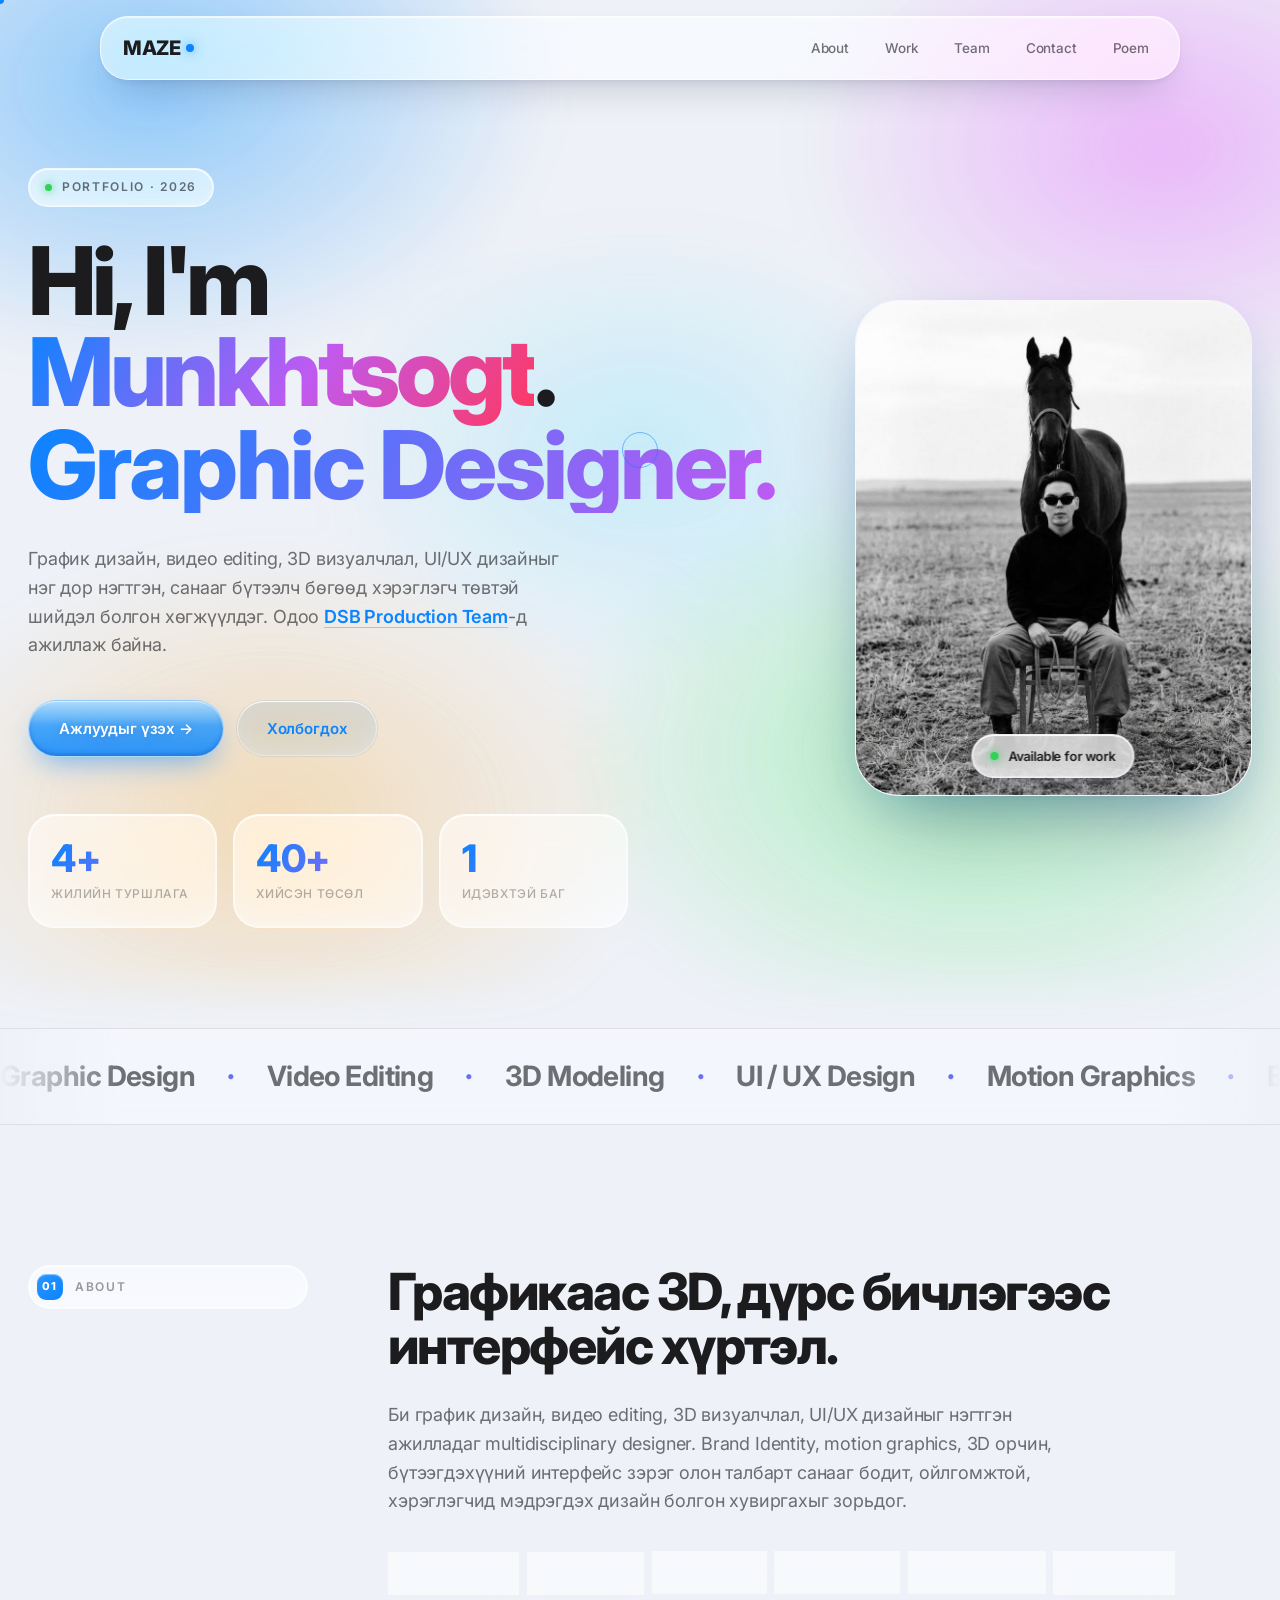
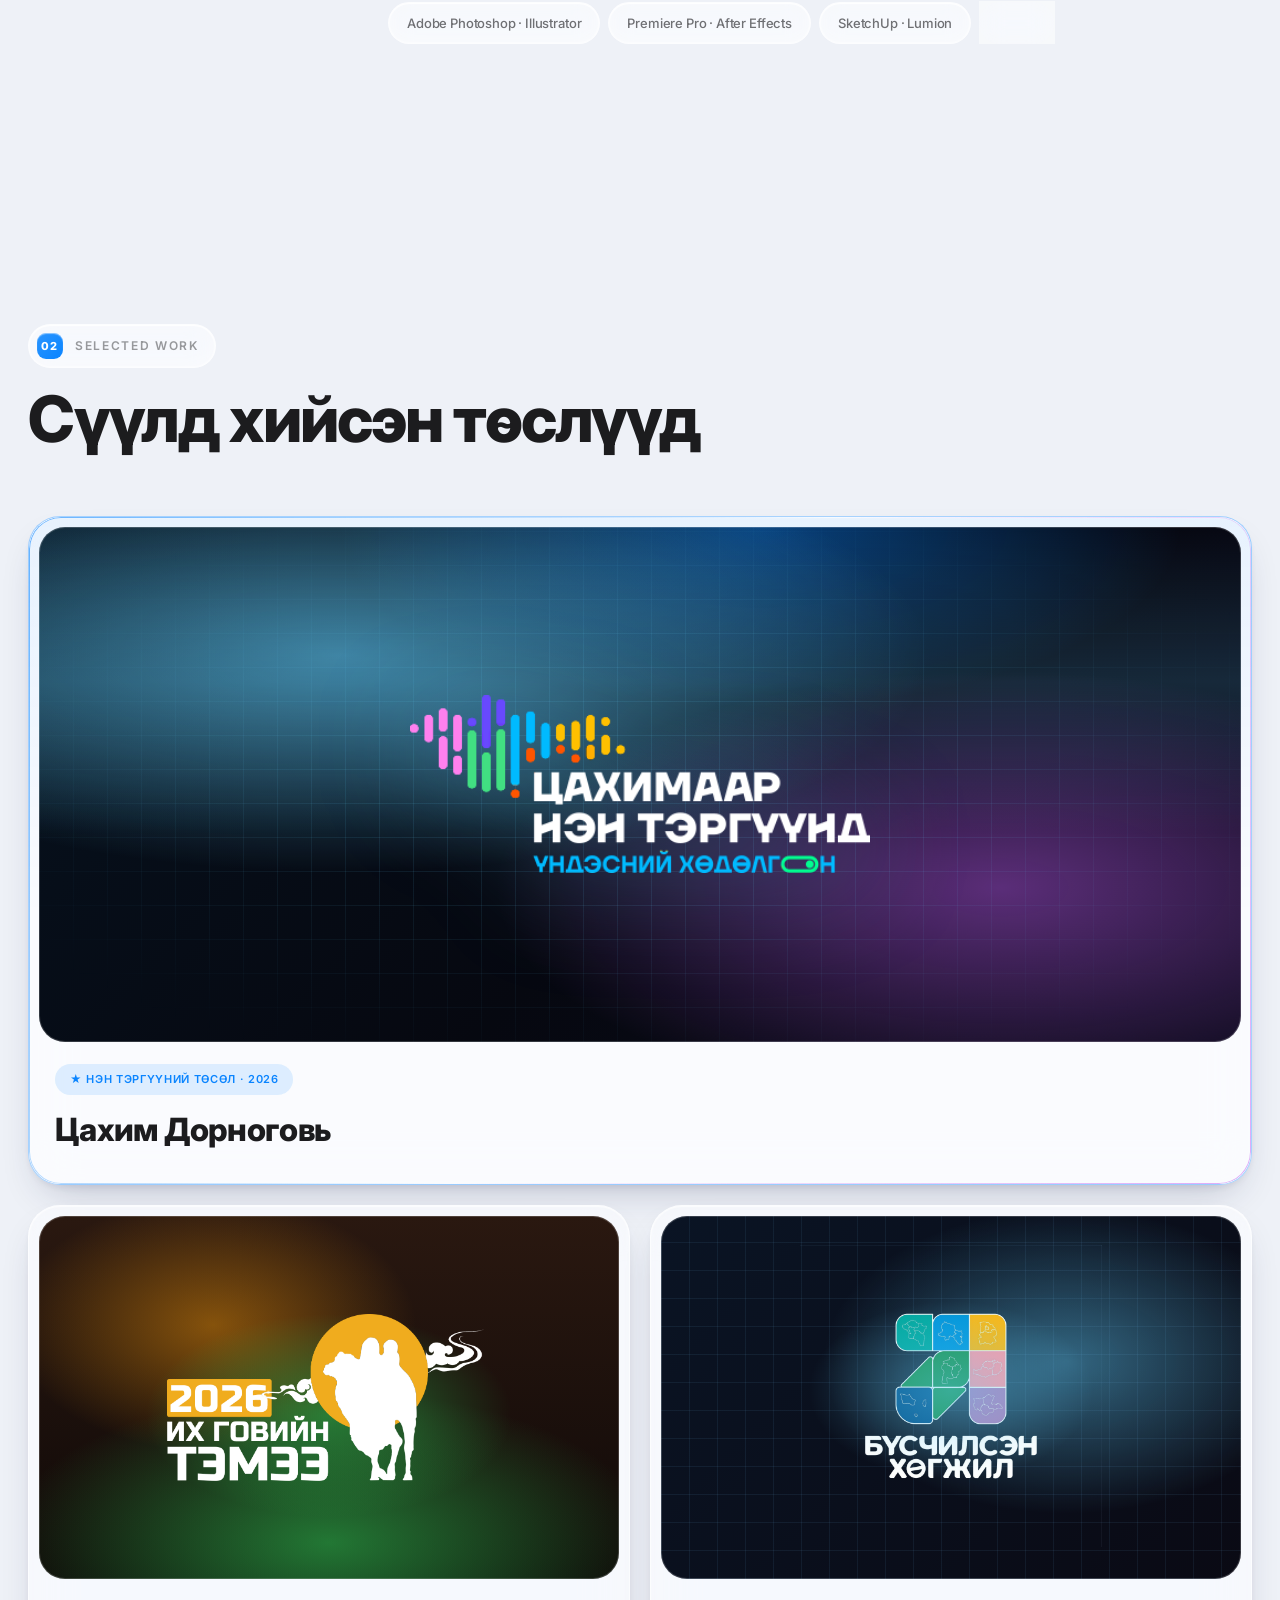
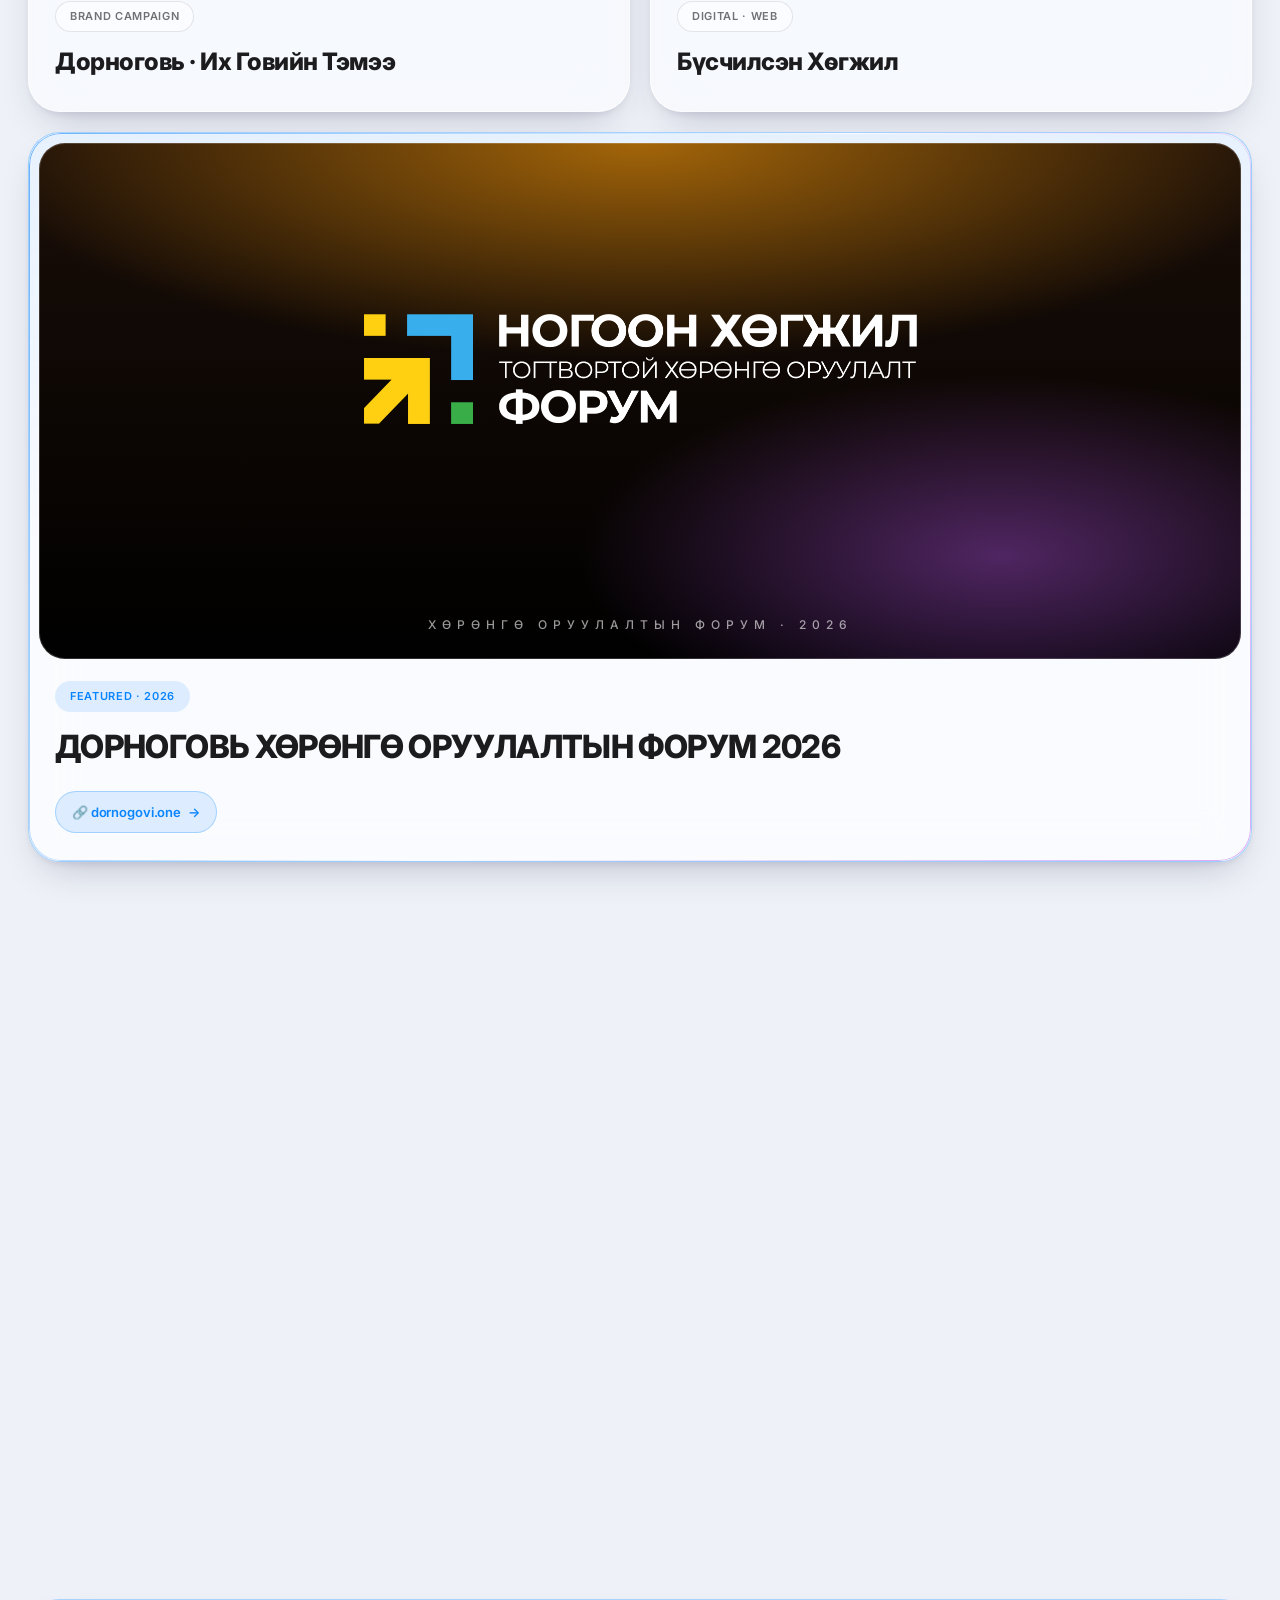
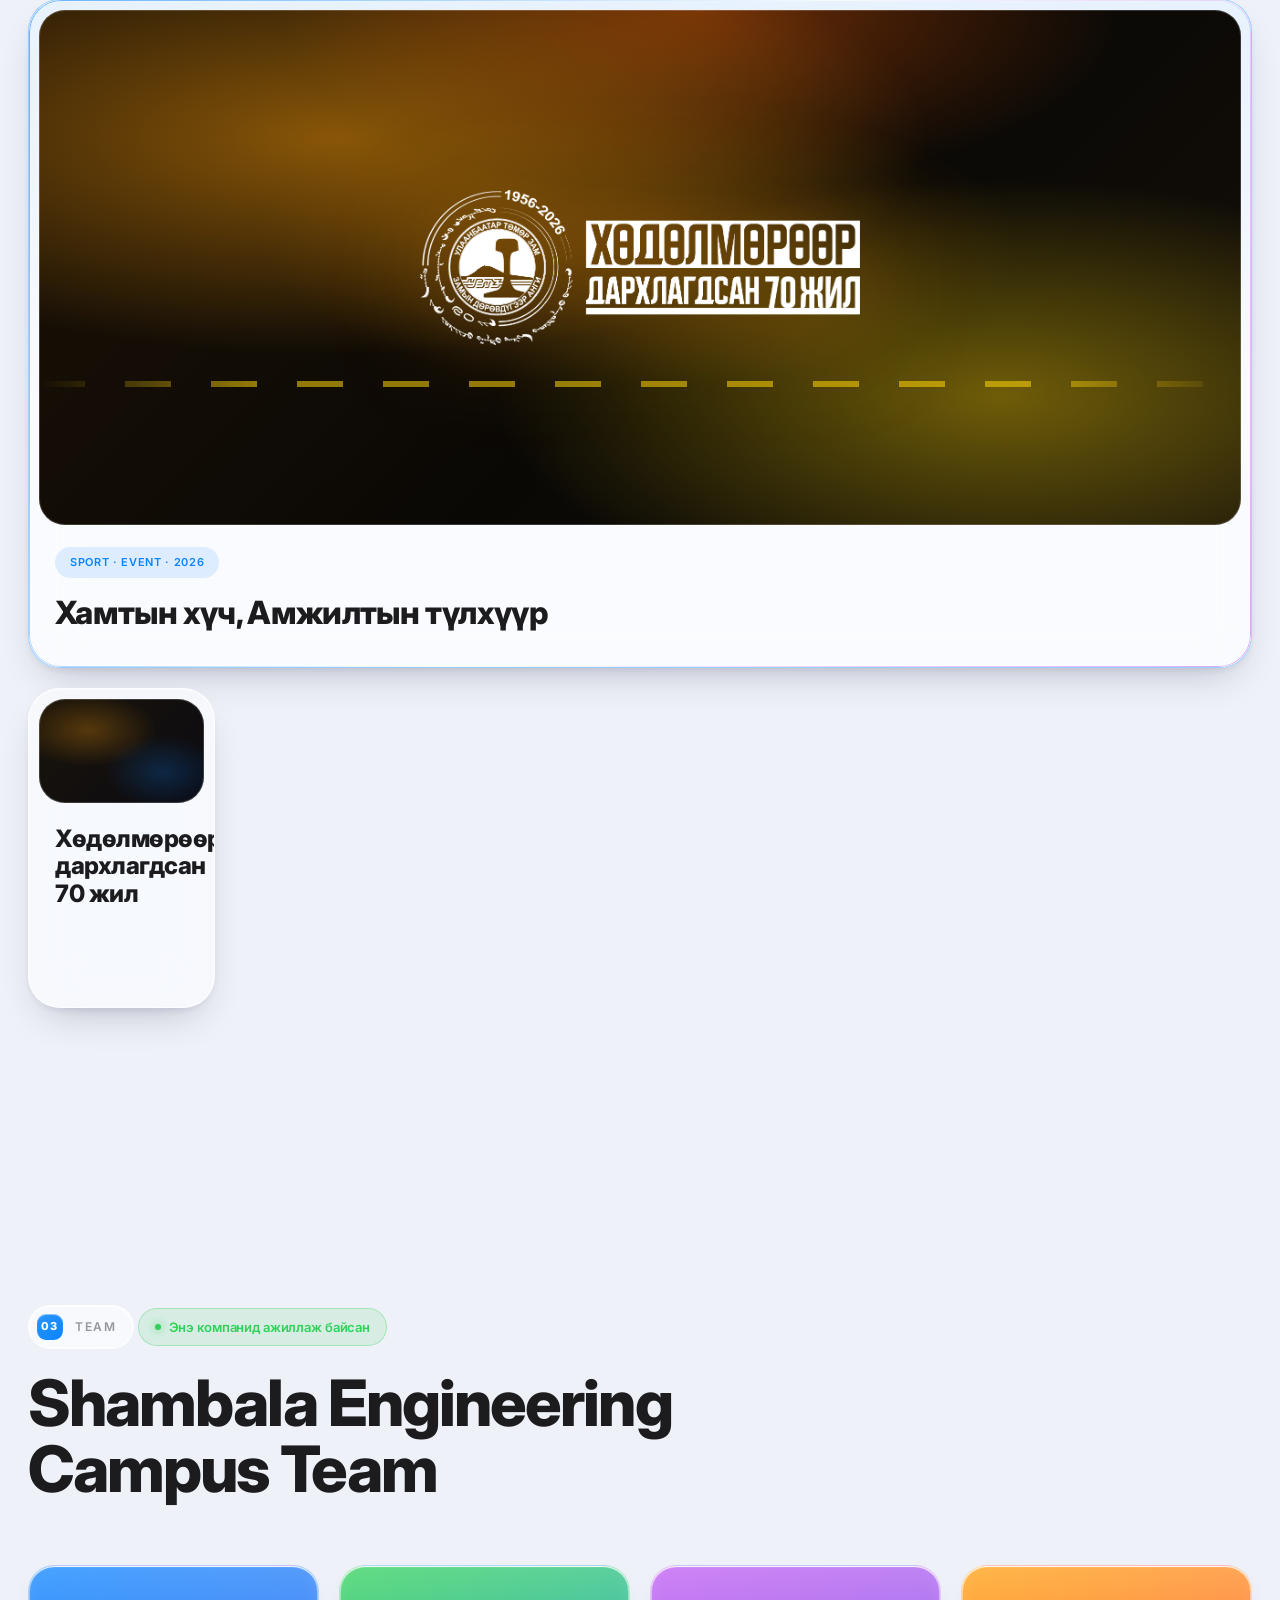
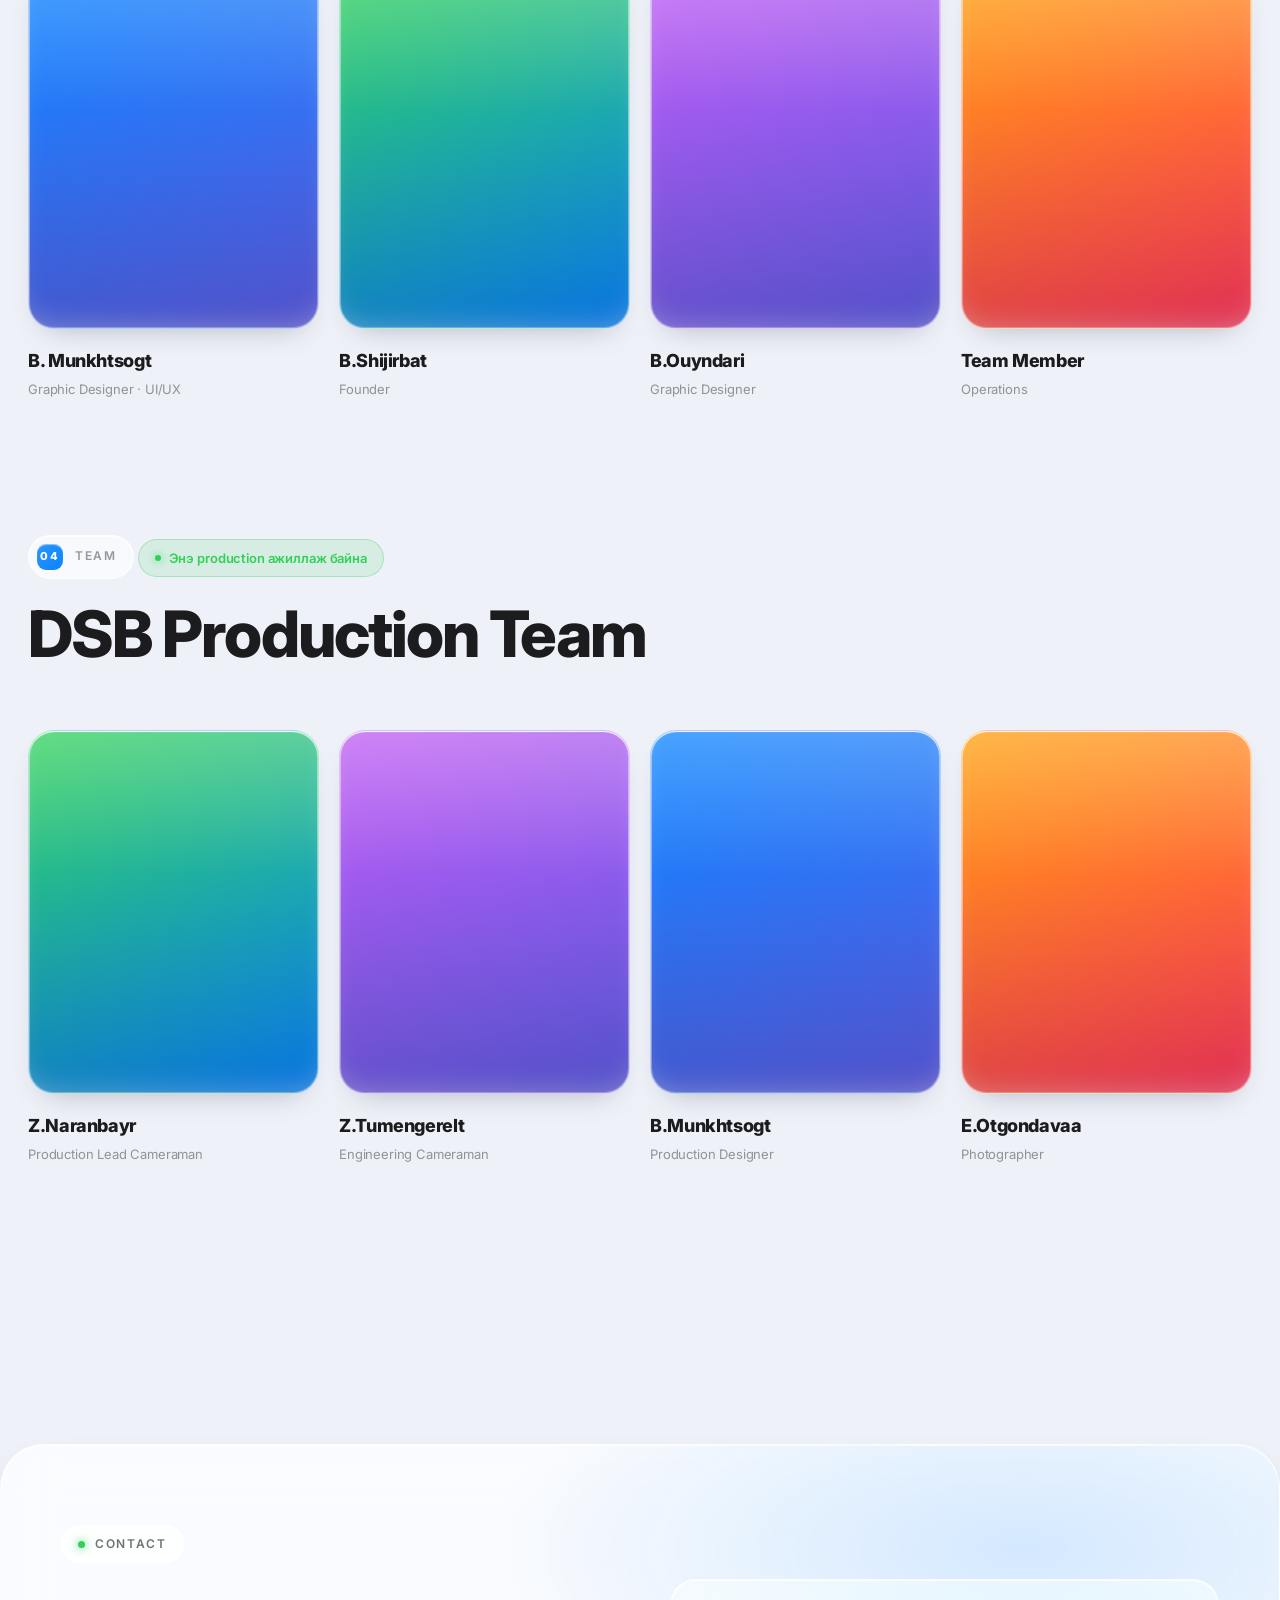
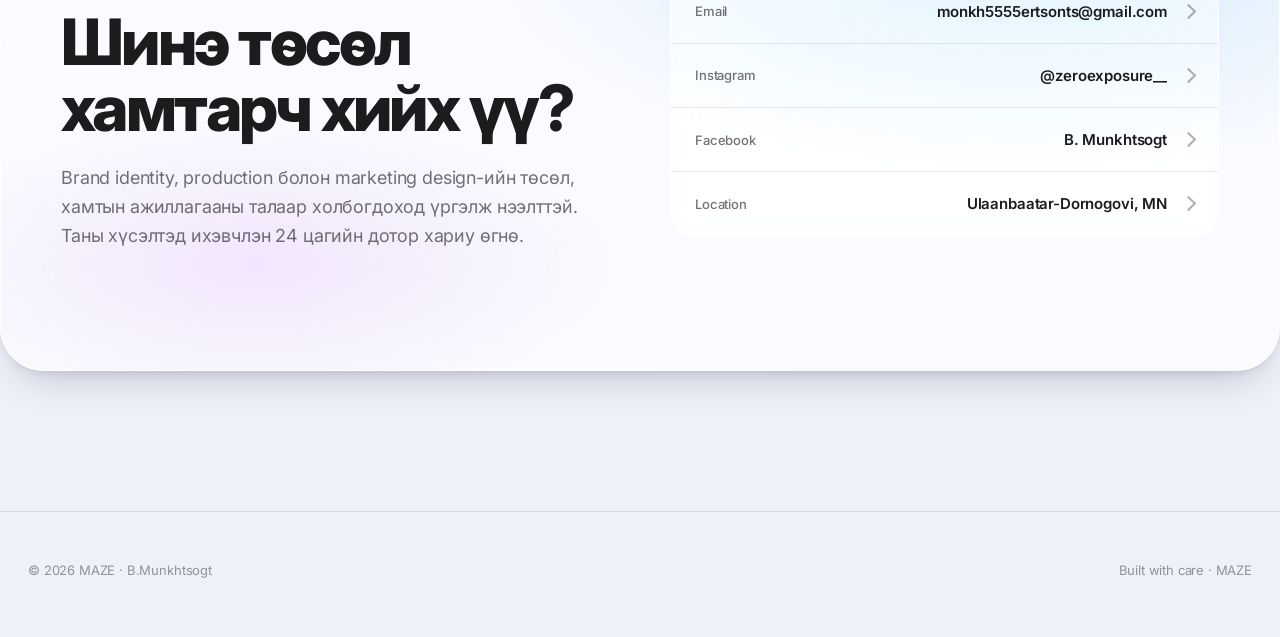
<file: index.html>
<!DOCTYPE html>
<html lang="mn">
<head>
  <meta charset="UTF-8" />
  <meta name="viewport" content="width=device-width, initial-scale=1.0" />
  <title>MAZE PORTFOLIO</title>
  <!-- ===== ТОХИРГОО: Instagram нэрээ энд солиод хадгалаарай ===== -->
  <!-- Instagram нэр өөрчлөгдвөл доорх мөрийг л солино. Холбоос ба харагдах текст хоёулаа автоматаар шинэчлэгдэнэ. -->
  <script>
    window.SITE_CONFIG = {
      instagramHandle: "zeroexposure__"
    };
  </script>
  <!-- =========================================================== -->
  <meta name="description" content="B.Munkhtsogt (MAZE) — Graphic Designer, UI/UX Designer. Shambala Engineering Campus." />
  <meta name="theme-color" content="#eceff4" media="(prefers-color-scheme: light)" />
  <meta name="theme-color" content="#000000" media="(prefers-color-scheme: dark)" />
  <link rel="icon" type="image/svg+xml" href="favicon.svg?v=1" />
  <link rel="apple-touch-icon" href="favicon.svg?v=1" />
  <link rel="mask-icon" href="favicon.svg?v=1" color="#0a84ff" />
  <link rel="preconnect" href="https://fonts.googleapis.com" />
  <link rel="preconnect" href="https://fonts.gstatic.com" crossorigin />
  <link href="https://fonts.googleapis.com/css2?family=Inter:wght@300;400;500;600;700;800&display=swap" rel="stylesheet" />
  <link rel="stylesheet" href="styles.css?v=44" />
</head>
<body>
  <header class="site-header">
    <div class="container nav-bar">
      <a href="#top" class="logo">MAZE<span class="dot"></span></a>
      <nav class="nav-links" aria-label="Үндсэн цэс">
        <a href="#about">About</a>
        <a href="#work">Work</a>
        <a href="#team">Team</a>
        <a href="#contact">Contact</a>
        <a href="poem.html">Poem</a>
      </nav>
      <button class="menu-toggle" aria-label="Menu" aria-expanded="false">
        <span></span><span></span><span></span>
      </button>
    </div>
  </header>

  <main id="top">
    <section class="hero">
      <div class="container hero-grid">
        <div class="hero-text">
          <p class="eyebrow">Portfolio · 2026</p>
          <h1>
            Hi, I'm <span class="accent">Munkhtsogt</span>.<br />
            <span class="role-rotator" aria-label="Graphic Designer, Video Editor, 3D Editor, UI/UX Designer">
              <span class="role-track">
                <span class="role">Graphic Designer.</span>
                <span class="role">Video Editor.</span>
                <span class="role">3D Editor.</span>
                <span class="role">UI/UX Designer.</span>
              </span>
            </span>
          </h1>
          <p class="lead">
            График дизайн, видео editing, 3D визуалчлал, UI/UX дизайныг нэг дор нэгтгэн, санааг 
            бүтээлч бөгөөд хэрэглэгч төвтэй шийдэл болгон хөгжүүлдэг. Одоо
            <a href="#team">DSB Production Team</a>-д ажиллаж байна.
          </p>
          <div class="hero-cta">
            <a class="btn btn-primary" href="#work">Ажлуудыг үзэх →</a>
            <a class="btn btn-ghost" href="#contact">Холбогдох</a>
          </div>
          <div class="hero-stats">
            <div class="stat">
              <div class="stat-num">4+</div>
              <div class="stat-label">Жилийн туршлага</div>
            </div>
            <div class="stat">
              <div class="stat-num">40+</div>
              <div class="stat-label">Хийсэн төсөл</div>
            </div>
            <div class="stat">
              <div class="stat-num">1</div>
              <div class="stat-label">Идэвхтэй баг</div>
            </div>
          </div>
        </div>
        <div class="hero-photo" aria-hidden="true">
          <div class="photo-frame">
            <div class="photo-placeholder">
              <span>MZ</span>
            </div>
            <img class="photo-img" src="me.jpg" alt="B. Munkhtsogt — MAZE" />
          </div>
          <div class="photo-tag">
            <span class="dot-indicator"></span> Available for work
          </div>
        </div>
      </div>
    </section>

    <section class="marquee" aria-hidden="true">
      <div class="marquee-track">
        <span>Graphic Design</span><span>·</span>
        <span>Video Editing</span><span>·</span>
        <span>3D Modeling</span><span>·</span>
        <span>UI / UX Design</span><span>·</span>
        <span>Motion Graphics</span><span>·</span>
        <span>Brand Identity</span><span>·</span>
        <span>Logo Design</span><span>·</span>
        <span>Poster Design</span><span>·</span>
        <span>Color Grading</span><span>·</span>
        <span>Typography</span><span>·</span>
        <span>Prototyping</span><span>·</span>
        <span>Figma · Adobe Suite</span><span>·</span>
      </div>
    </section>

    <section id="about" class="section">
      <div class="container about-grid">
        <div class="section-label">
          <span class="num">01</span>
          <span>About</span>
        </div>
        <div class="about-body">
          <h2>Графикаас 3D, дүрс бичлэгээс интерфейс хүртэл.</h2>
          <p>
            Би график дизайн, видео editing, 3D визуалчлал, UI/UX дизайныг 
            нэгтгэн ажилладаг multidisciplinary designer. Brand Identity, 
            motion graphics, 3D орчин, бүтээгдэхүүний интерфейс зэрэг олон 
            талбарт санааг бодит, ойлгомжтой, хэрэглэгчид мэдрэгдэх 
            дизайн болгон хувиргахыг зорьдог.
          </p>
          <ul class="skills">
            <li>Graphic Design</li>
            <li>Video Editing</li>
            <li>3D Modeling</li>
            <li>UI / UX Design</li>
            <li>Motion Graphics</li>
            <li>Brand Identity</li>
            <li>Adobe Photoshop · Illustrator</li>
            <li>Premiere Pro · After Effects</li>
            <li>SketchUp · Lumion</li>
            <li>Figma</li>
          </ul>
        </div>
      </div>
    </section>

    <section id="work" class="section section-dark">
      <div class="container">
        <div class="section-head">
          <div class="section-label light">
            <span class="num">02</span>
            <span>Selected Work</span>
          </div>
          <h2>Сүүлд хийсэн төслүүд</h2>
        </div>

        <div class="work-grid">
          <article class="work-card work-card-feature work-card-priority">
            <div class="work-thumb thumb-tsahim">
              <div class="tsahim-ui">
                <img class="tsahim-logo" src="tsahim-logo.png"
                     alt="Цахимаар нэн тэргүүнд — Үндэсний хөдөлгөөн" />
              </div>
            </div>
            <div class="work-meta">
              <span class="tag tag-accent">★ Нэн тэргүүний төсөл · 2026</span>
              <h3>Цахим Дорноговь</h3>
              <p class="work-desc">
                <strong>“Цахимаар нэн тэргүүнд”</strong> үндэсний хөдөлгөөн —
                УИХ-ын гишүүн, Цахим хөгжил, инноваци, харилцаа холбооны сайд
                <strong>Э. Батшугар</strong>-ын санаачилгаар, Монгол Улсын Засгийн
                газрын <strong>2025 оны 108 дугаар тогтоол</strong>-оор батлагдсан
                бодлогын зөвлөмжийн хүрээнд цахим шилжилтийг эрчимжүүлэх,
                төрийн үйлчилгээг иргэдэд илүү хурдан, хялбар, хүртээмжтэй
                хүргэх зорилготойгоор улс орон даяар албан ёсоор эхэлж байна.
              </p>
              <p class="work-desc">
                🚀 Хөдөлгөөний нээлтийн арга хэмжээ — <strong>“Цахим Дорноговь”
                өдөрлөг</strong>. Төр, хувийн хэвшил, технологийн салбар болон
                иргэдийн хамтын оролцоонд тулгуурласан өргөн хүрээний арга хэмжээ.
              </p>
              <p class="work-loc">
                <span>📅 Огноо</span>
                <span class="coords">2026 оны 3 дугаар сарын 25–26</span>
                <span>📍 Дорноговь аймаг · Сайншанд хот</span>
              </p>
            </div>
          </article>

          <article class="work-card">
            <div class="work-thumb thumb-camel"></div>
            <div class="work-meta">
              <span class="tag">Brand Campaign</span>
              <h3>Дорноговь · Их Говийн Тэмээ</h3>
              <p class="work-desc">
                Энэ жилийн <strong>“Их говийн тэмээ-2026”</strong> тэмээчдийн баярыг
                Монгол Улсын Хөдөлмөрийн баатар <strong>Н. Хүрээт</strong>-ийн
                нэрэмжит болгон <strong>1 дүгээр сарын 31, 2 дугаар сарын 01</strong>-ний
                өдрүүдэд зохион байгуулна. Тус арга хэмжээ 7 дахь жилдээ уламжлал
                болон тэмээн сүргийн сүр жавхаа, тэмээчдийн яруу алдар, хөдөлмөр
                зүтгэлийг алдаршуулна.
              </p>
              <p class="work-desc">
                <strong>Насангийн Хүрээт</strong> нь Дорноговь аймгаас тэмээн сүргийг
                голчлон өсгөн үржүүлж, анх удаа <strong>Хөдөлмөрийн баатар</strong> цол
                хүртсэн анхны тэмээчин юм. Тэрбээр 1956 онд Мандах суманд “Социализмын
                зам” нэгдлийг үүсгэн байгуулалцаж, 1959 онд нэгдлийнхээ 141 тэмээг
                хүлээн авч 15 жилд 1000 болгох үүрэг авснаа <strong>1969 он гэхэд 2
                жилийн өмнө давуулан биелүүлж 1004 тэмээтэй</strong> болсон.
              </p>
              <p class="work-desc">
                1957 онд Дорноговь аймгийн сайн малчин, 1961 онд БНМАУ-ын
                “Хөдөлмөрийн баатар” цол хүртсэн. Мөн “Сүхбаатарын одон”,
                “Хөдөлмөрийн гавьяаны улаан тугийн одон”, “Алтан гадас” одон зэрэг
                төрийн дээд шагналаар олонтаа шагнагджээ. Тэмээчдийн баярыг Дорноговь
                аймаг 2005, 2008, 2010, 2012, 2023, 2025 онуудад өргөн цар хүрээтэй
                зохион байгуулж ирсэн.
              </p>
              <p class="work-loc">
                <span>📅 Огноо</span>
                <span class="coords">2026 оны 1 сарын 31 – 2 сарын 01</span>
                <span>📍 Хан Баянзүрх хайрхан · Хамарын хийдийн 3 замын уулзвар, Дорноговь</span>
              </p>
            </div>
          </article>

          <article class="work-card">
            <div class="work-thumb thumb-region"></div>
            <div class="work-meta">
              <span class="tag">Digital · Web</span>
              <h3>Бүсчилсэн Хөгжил</h3>
              <p class="work-desc">
                <strong>“Бүсчилсэн хөгжил” сэтгүүлийн анхны цахим дугаар</strong> —
                <strong>#MongolianEconomy</strong> эрхлэн гаргалаа. Монгол Улсын
                дараагийн 30 жилийн хөгжлийн шинэ загвар нь бүсчилсэн хөгжил гэж
                үзэн, УИХ үзэл баримтлалыг <strong>2024 оны 6 дугаар сард</strong>
                шинэчлэн баталж, 2024 оныг “Бүсчилсэн хөгжлийг дэмжих жил” болгон
                зарласан билээ.
              </p>
              <p class="work-desc">
                Бодлогын гол зорилго нь <strong>нийслэл хотын төвлөрлийг сааруулж,
                хөдөө орон нутгийг хөгжүүлэхэд</strong> оршино. Сэтгүүл нь
                дараах агуулгыг багтаасан:
              </p>
              <ul class="work-list">
                <li>Бүсчилсэн хөгжил гэж юу вэ?</li>
                <li>Ямар стратеги төлөвлөгөөгөөр хэрэгжих вэ?</li>
                <li>Бүсүүд газарзүйн онцлог, ялгаатайгаар хэрхэн хөгжих вэ?</li>
                <li>Ямар төсөл хөтөлбөр хэрэгжиж, ямар хөрөнгө оруулалт татах вэ?</li>
              </ul>
              <p class="work-desc">
                Бүсчилсэн хөгжлийн талаарх нэгдсэн ойлголтыг энэхүү сэтгүүлээр
                дамжуулан хүргэснээр бодлогын хэрэгжилтийг бүс бүсээр нь
                амжилттай урагшлуулахад зорьж байна.
              </p>
            </div>
          </article>

          <article class="work-card work-card-feature">
            <div class="work-thumb thumb-forum"></div>
            <div class="work-meta">
              <span class="tag tag-accent">Featured · 2026</span>
              <h3>ДОРНОГОВЬ ХӨРӨНГӨ ОРУУЛАЛТЫН ФОРУМ 2026</h3>
              <p class="work-desc">
                Дорноговь аймгийн <strong>“Тогтвортой бодлого — Тасралтгүй хөгжил”</strong>
                хөтөлбөрийн хүрээнд <strong>сэргээгдэх эрчим хүч, байгаль орчин,
                хөдөө аж ахуй, аялал жуулчлал, дэд бүтэц</strong>-ийн салбарт
                хөрөнгө оруулалт татах зорилготой “Ногоон хөгжил — Тогтвортой
                хөрөнгө оруулалт” форум.
              </p>
              <a class="work-link" href="https://www.dornogovi.one/" target="_blank"
                 rel="noopener" onclick="event.stopPropagation()">
                🔗 dornogovi.one
                <span class="work-link-arrow">→</span>
              </a>
            </div>
          </article>

          <article class="work-card">
            <div class="work-thumb thumb-shambala"></div>
            <div class="work-meta">
              <span class="work-badge">Энэ компанид ажиллаж байсан</span>
              <span class="tag">Branding · Education</span>
              <h3>Shambala Engineering Campus</h3>
              <a class="work-link" href="https://www.shambala.today/" target="_blank"
                 rel="noopener" onclick="event.stopPropagation()">
                🔗 shambala.today
                <span class="work-link-arrow">→</span>
              </a>
            </div>
          </article>

          <article class="work-card">
            <div class="work-thumb thumb-mongolz">
              <div class="mongolz-ui">
                <img class="mongolz-logo" src="mongolz-logo.png"
                     alt="The MongolZ × Shambala 2056" />
              </div>
            </div>
            <div class="work-meta">
              <span class="tag">Eco · Land Art · 2056</span>
              <h3>The MongolZ 🫲🏻🌱🫱🏻 Shambala2056</h3>
              <p class="work-desc">
                Монгол орны цөлжилттэй бүс нутагт <strong>100,000 мод</strong>
                тарьж, <strong>"MONGOLZ #1"</strong> гэх орон зайн урлаг бүтээх
                төслийн ажил үргэлжилж байна.
              </p>
              <p class="work-desc">
                Байгалиа нөхөн сэргээх энэхүү бодит төсөлд өөрийн нэрийн модтой
                болж, энэхүү санаачилгын нэг хэсэг болоорой! 🫵🏻🙂‍↕️
              </p>
              <p class="work-loc">
                <span>📍 Байршил</span>
                <span class="coords">44°04′12″N · 111°33′E</span>
                <span>Монгол Улс · Дорноговь аймаг · Ар цацын бор толгой</span>
              </p>
              <a class="work-link" href="https://mongolz-shambala.zochil.shop/" target="_blank"
                 rel="noopener" onclick="event.stopPropagation()">
                🔗 mongolz-shambala.zochil.shop
                <span class="work-link-arrow">→</span>
              </a>
            </div>
          </article>

          <article class="work-card work-card-feature">
            <div class="work-thumb thumb-zam">
              <div class="zam-ui">
                <img class="zam-logo" src="zam-logo.png"
                     alt="Хамтын хүч, Амжилтын түлхүүр — Замын албаны спортын олон төрөлт тэмцээн" />
              </div>
            </div>
            <div class="work-meta">
              <span class="tag tag-accent">Sport · Event · 2026</span>
              <h3>Хамтын хүч, Амжилтын түлхүүр</h3>
              <p class="work-desc">
                <strong>Замын аж ахуйн албаны 75 жил</strong>, <strong>Замын
                4 дүгээр ангийн 70 жил</strong>, <strong>Чулуун заводын 70 жил</strong>-ийн
                ойг угтан зохион байгуулж буй <strong>10 дахь удаагийн спортын
                олон төрөлт тэмцээн</strong>. Хамт олны эв нэгдэл, баг хамтын
                хүчийг сорьсон уламжлалт арга хэмжээ.
              </p>
              <p class="work-loc">
                <span>📅 Огноо</span>
                <span class="coords">2026 оны 3 дугаар сарын 12–13</span>
                <span>📍 Дорноговь аймаг · Сайншанд хот</span>

              </p>
            </div>
          </article>

          <article class="work-card">
            <div class="work-thumb thumb-labor"></div>
            <div class="work-meta">
              <h3>Хөдөлмөрөөр дархлагдсан 70 жил</h3>
            </div>
          </article>

        </div>
      </div>
    </section>

    <section id="team" class="section">
      <div class="container">
        <div class="section-head">
          <div class="section-label">
            <span class="num">03</span>
            <span>Team</span>
          </div>
          <p class="section-badge">Энэ компанид ажиллаж байсан</p>
          <h2>Shambala Engineering Campus Team</h2>
        </div>

        <div class="team-grid">
          <div class="member">
            <div class="avatar avatar-1"></div>
            <h4>B. Munkhtsogt</h4>
            <p>Graphic Designer · UI/UX</p>
          </div>
          <div class="member">
            <div class="avatar avatar-2"></div>
            <h4>B.Shijirbat</h4>
            <p>Founder</p>
          </div>
          <div class="member">
            <div class="avatar avatar-3"></div>
            <h4>B.Ouyndari</h4>
            <p>Graphic Designer</p>
          </div>
          <div class="member">
            <div class="avatar avatar-4"></div>
            <h4>Team Member</h4>
            <p>Operations</p>
          </div>
        </div>

        <div class="section-head team-head-2">
          <div class="section-label">
            <span class="num">04</span>
            <span>Team</span>
          </div>
          <p class="section-badge">Энэ production ажиллаж байна</p>
          <h2>DSB Production Team</h2>
        </div>

        <div class="team-grid">
          <div class="member">
            <div class="avatar avatar-2"></div>
            <h4>Z.Naranbayr</h4>
            <p>Production Lead
               Cameraman
            </p>
          </div>
          <div class="member">
            <div class="avatar avatar-3"></div>
            <h4>Z.Tumengerelt</h4>
            <p>Engineering 
               Cameraman</p>
          </div>
          <div class="member">
            <div class="avatar avatar-1"></div>
            <h4>B.Munkhtsogt</h4>
            <p>Production Designer</p>
          </div>
          <div class="member">
            <div class="avatar avatar-4"></div>
            <h4>E.Otgondavaa</h4>
            <p>Photographer</p>
          </div>
        </div>
      </div>
    </section>
    <section id="contact" class="section section-contact">
      <div class="container contact-grid">
        <div>
          <p class="eyebrow">Contact</p>
          <h2>Шинэ төсөл хамтарч хийх үү?</h2>
          <p class="lead">
            Brand identity, production болон marketing design-ийн төсөл, хамтын ажиллагааны талаар 
            холбогдоход үргэлж нээлттэй. Таны хүсэлтэд ихэвчлэн 24 цагийн дотор хариу өгнө.
          </p>
        </div>
        <div class="contact-card">
          <a class="contact-row" href="mailto:monkh5555ertsonts@gmail.com shambala.maze@gmail.com">
            <span>Email</span>
            <strong>monkh5555ertsonts@gmail.com</strong>
          </a>
          <a class="contact-row" id="instagram-link" href="https://www.instagram.com/zeroexposure__/#" target="_blank" rel="noopener">
            <span>Instagram</span>
            <strong id="instagram-handle">@zeroexposure__</strong>
          </a>
          <a class="contact-row" href="https://www.facebook.com/cogtoo.b.494394" target="_blank" rel="noopener">
            <span>Facebook</span>
            <strong>B. Munkhtsogt</strong>
          </a>
          <a class="contact-row" href="#top">
            <span>Location</span>
            <strong>Ulaanbaatar-Dornogovi, MN</strong>
          </a>
        </div>
      </div>
    </section>
  </main>

  <div class="modal" id="projectModal" aria-hidden="true" role="dialog" aria-modal="true">
    <div class="modal-backdrop" data-close></div>
    <div class="modal-panel" role="document">
      <button type="button" class="modal-close" data-close aria-label="Хаах">×</button>
      <div class="modal-thumb"></div>
      <div class="modal-body"></div>
    </div>
  </div>

  <footer class="site-footer">
    <div class="container footer-grid">
      <p>© <span id="year"></span> MAZE · B.Munkhtsogt</p>
      <p>Built with care · MAZE</p>
    </div>
  </footer>

  <script src="script.js?v=38"></script>
</body>
</html>
</file>
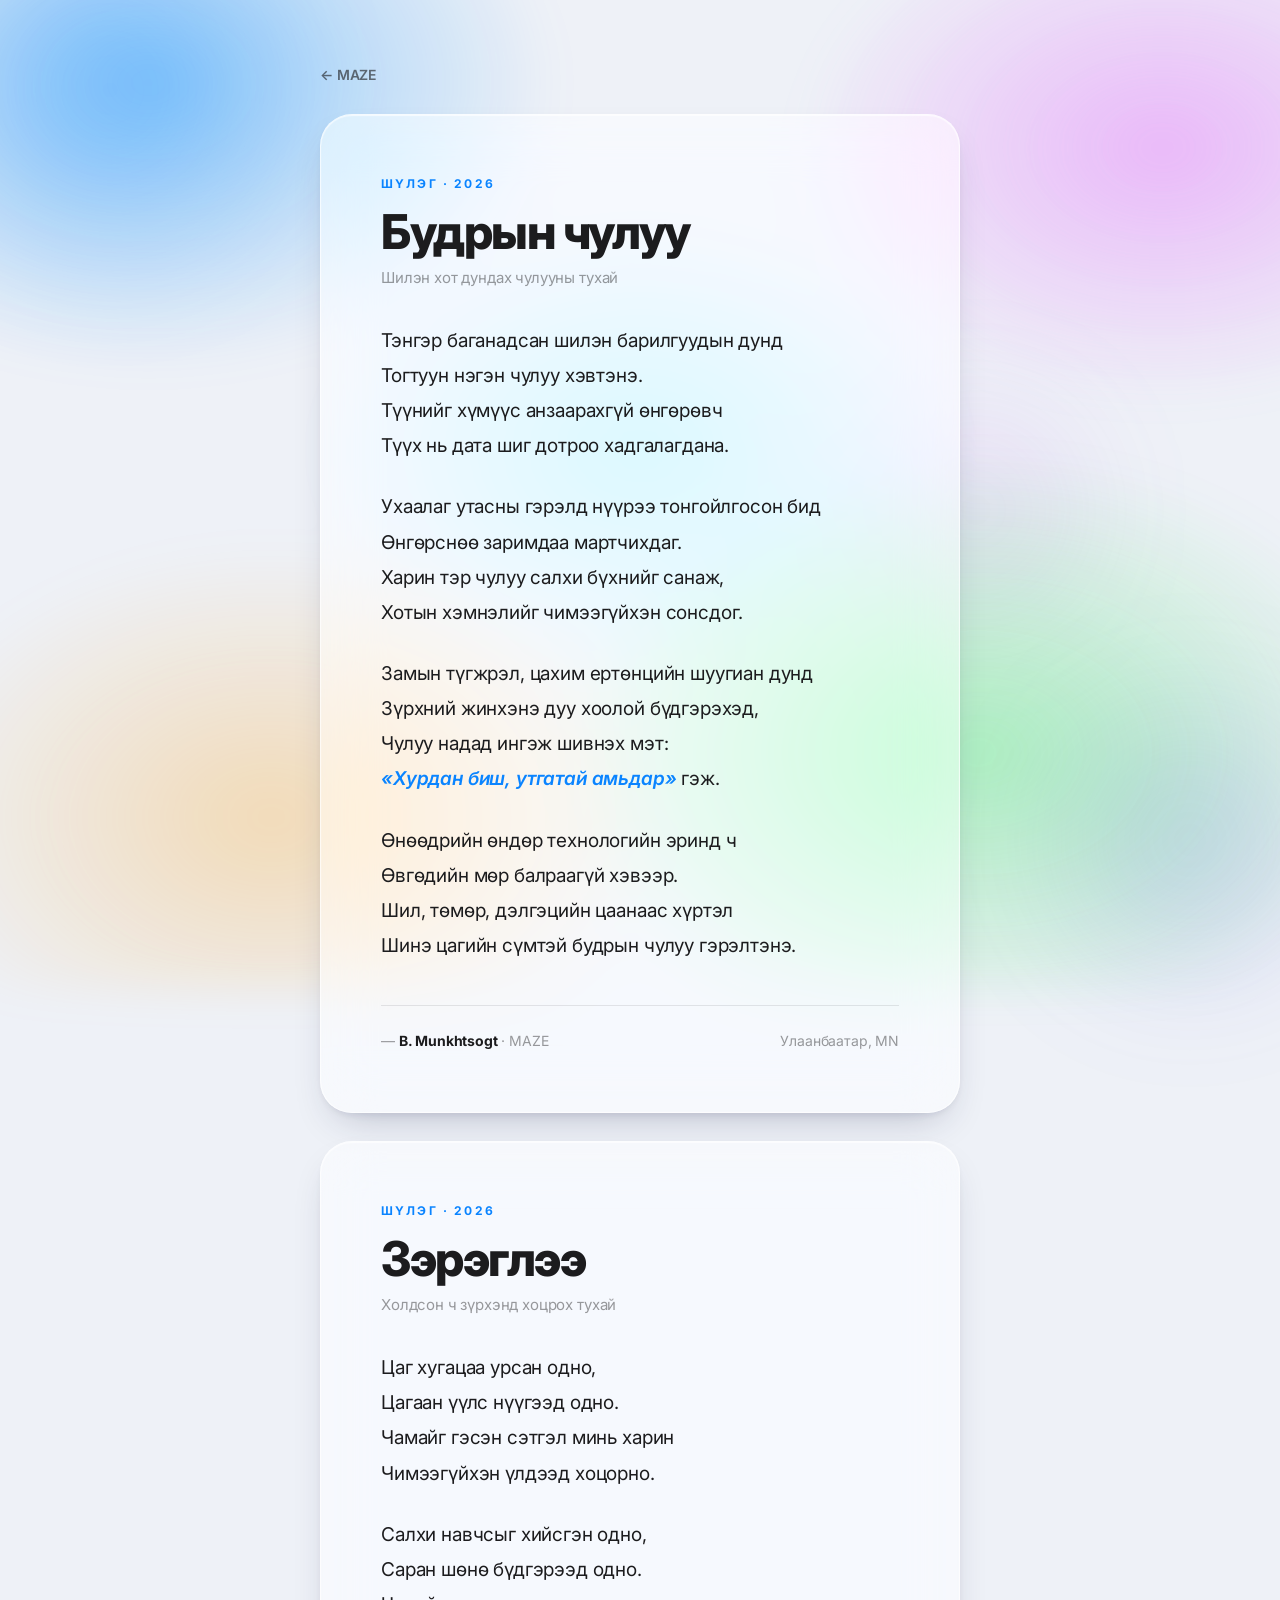
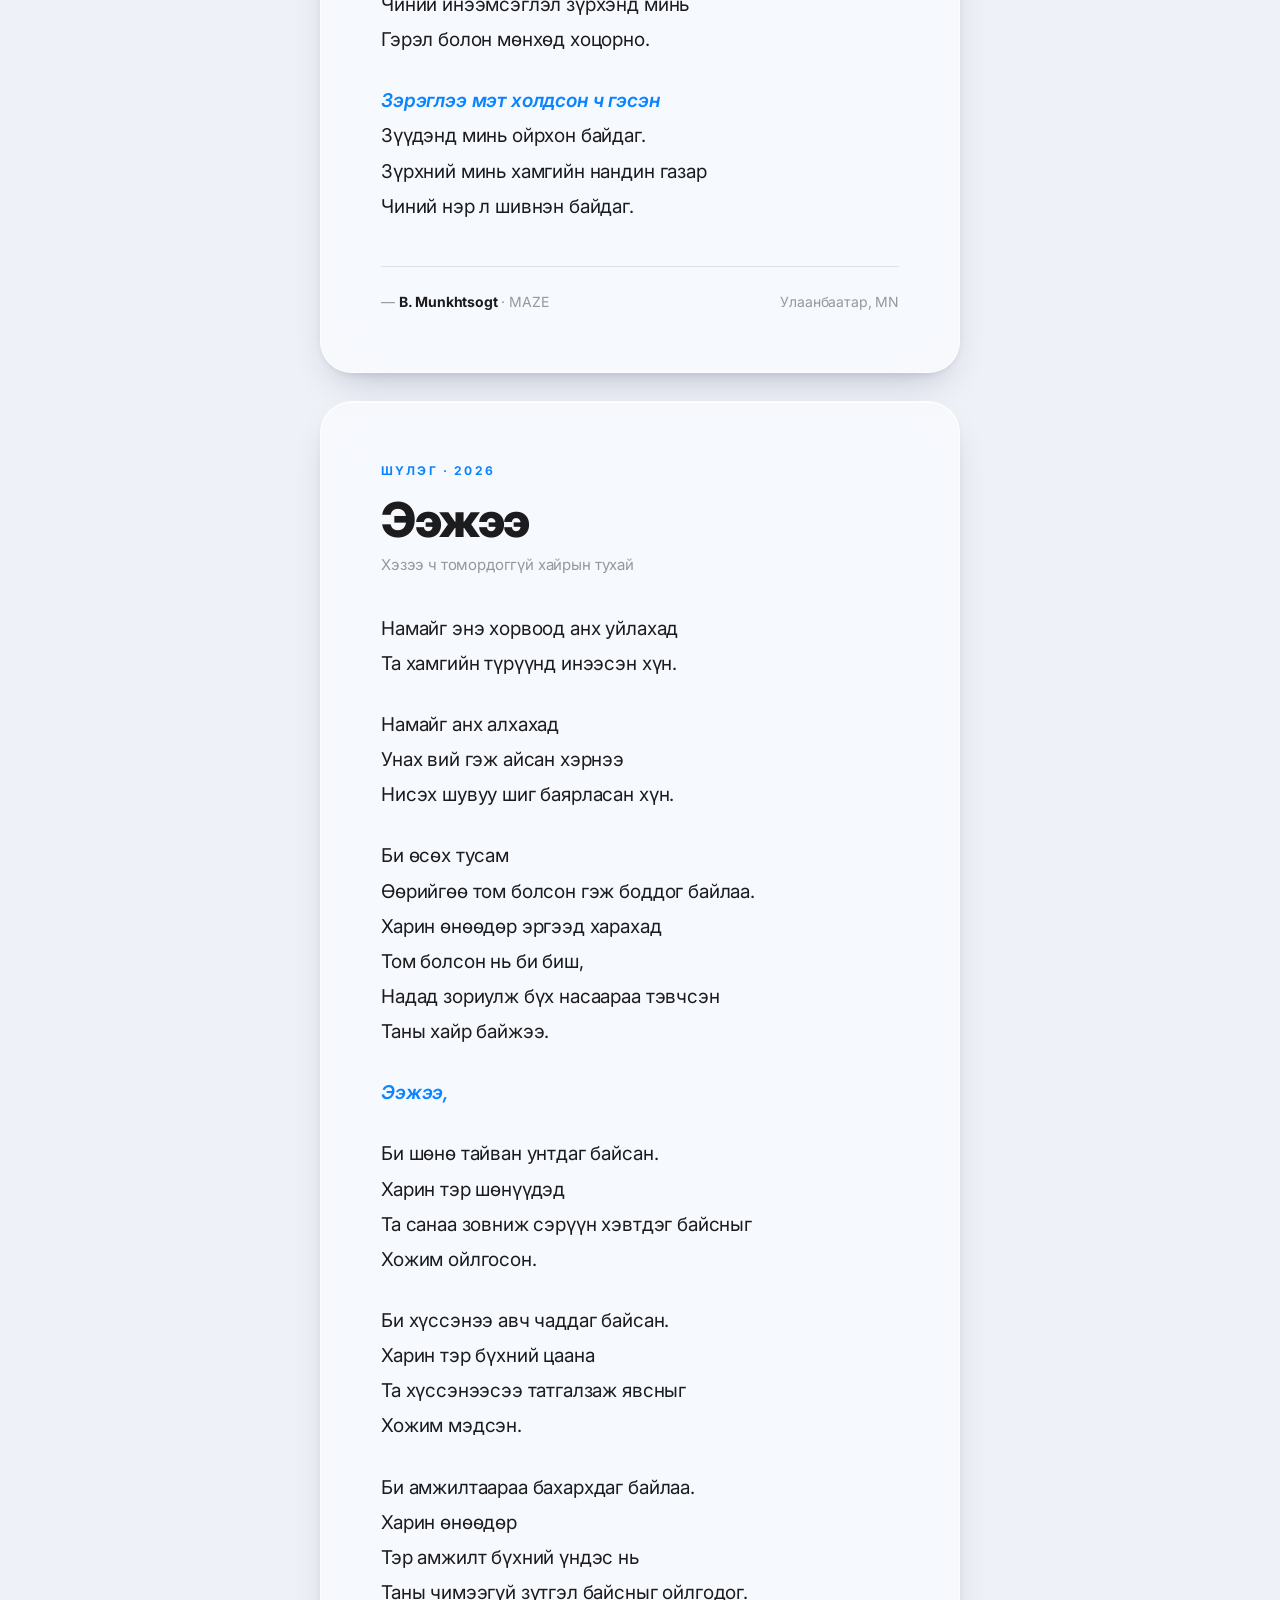
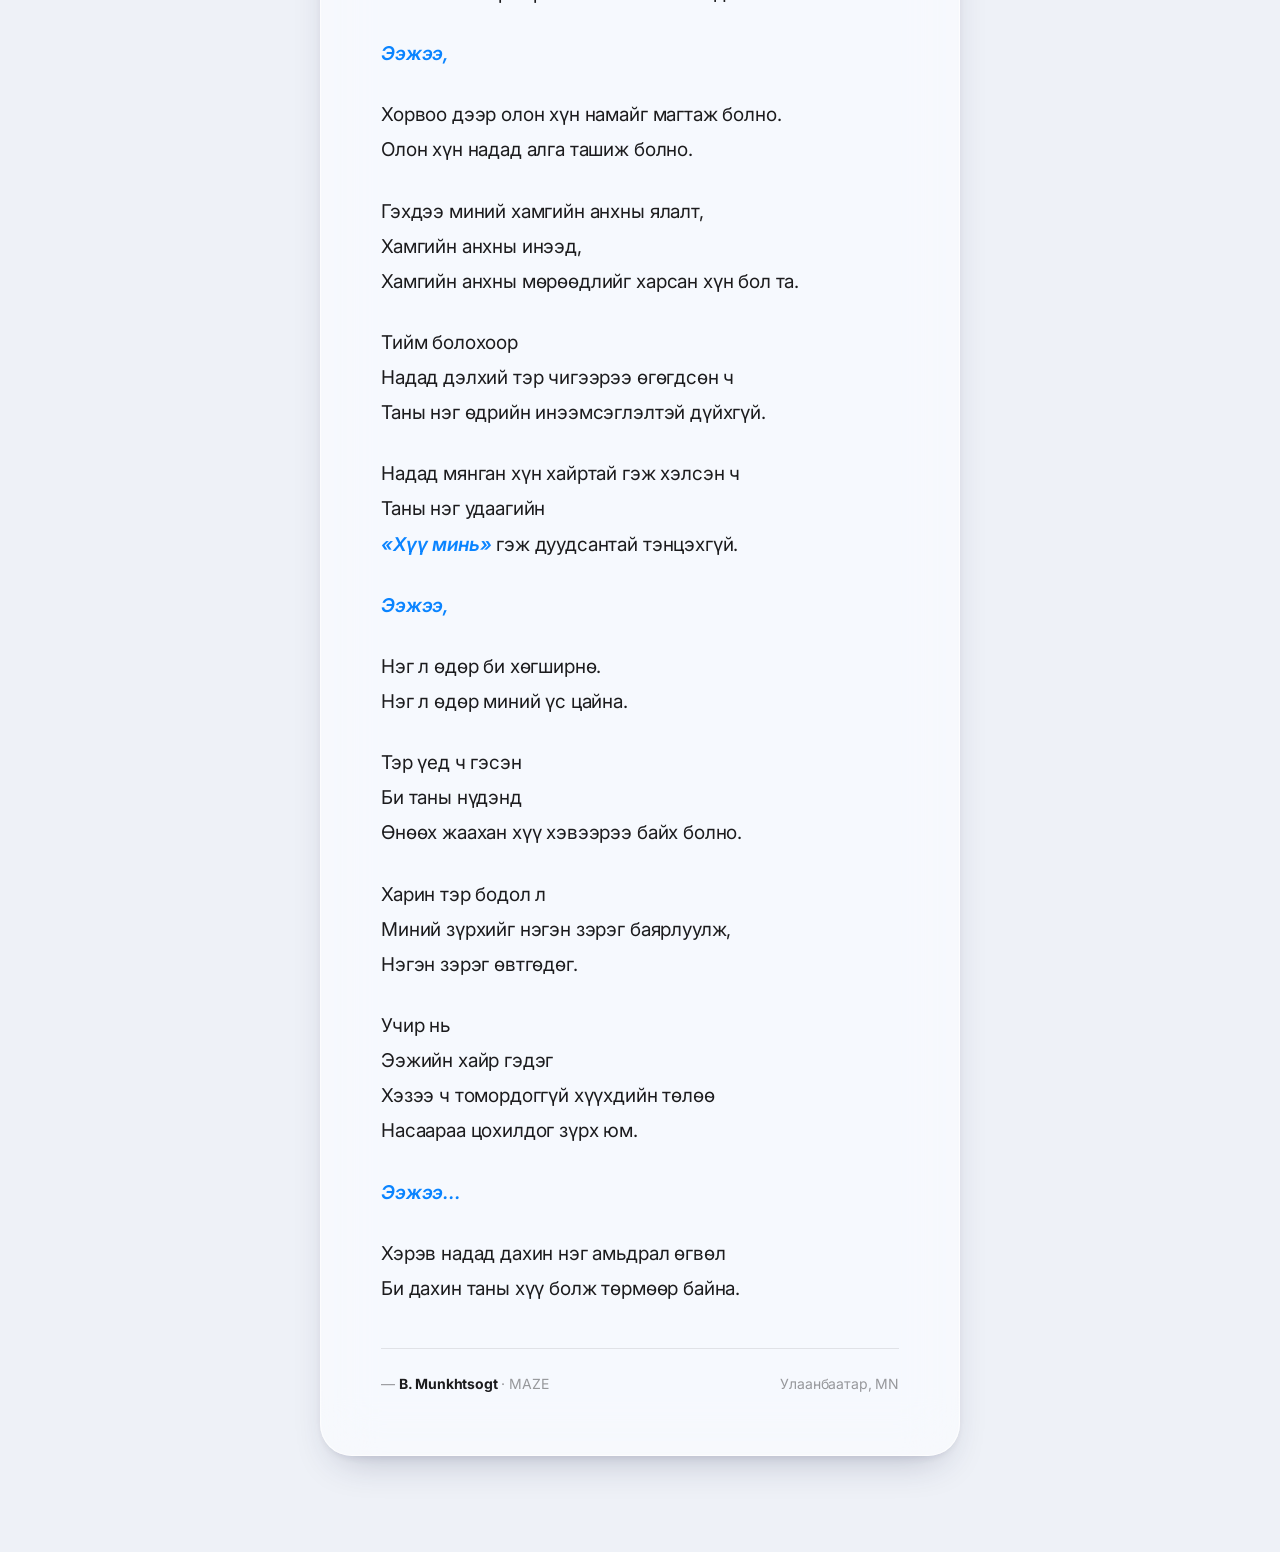
<file: poem.html>
<!DOCTYPE html>
<html lang="mn">
<head>
  <meta charset="UTF-8" />
  <meta name="viewport" content="width=device-width, initial-scale=1.0" />
  <title>Шүлгүүд · MAZE</title>
  <meta name="description" content="«Будрын чулуу», «Зэрэглээ» — B. Munkhtsogt (MAZE)-ийн шүлгүүд." />
  <meta name="theme-color" content="#eceff4" media="(prefers-color-scheme: light)" />
  <meta name="theme-color" content="#000000" media="(prefers-color-scheme: dark)" />
  <link rel="icon" type="image/svg+xml" href="favicon.svg?v=1" />
  <link rel="apple-touch-icon" href="favicon.svg?v=1" />
  <link rel="preconnect" href="https://fonts.googleapis.com" />
  <link rel="preconnect" href="https://fonts.gstatic.com" crossorigin />
  <link href="https://fonts.googleapis.com/css2?family=Inter:wght@300;400;500;600;700;800&display=swap" rel="stylesheet" />
  <link rel="stylesheet" href="styles.css?v=44" />
  <style>
    .poem-page {
      min-height: 100vh;
      min-height: 100dvh;
      display: flex;
      flex-direction: column;
      align-items: center;
      padding: 64px 24px 96px;
      position: relative;
      overflow: hidden;
    }
    /* ambient glass orbs */
    .poem-orb {
      position: fixed;
      border-radius: 50%;
      filter: blur(60px);
      opacity: 0.5;
      pointer-events: none;
      z-index: 0;
    }
    .poem-orb.o1 {
      width: 420px; height: 420px;
      top: -120px; left: -100px;
      background: radial-gradient(circle, rgba(10, 132, 255, 0.55), transparent 70%);
      animation: orbFloat 16s ease-in-out infinite;
    }
    .poem-orb.o2 {
      width: 360px; height: 360px;
      bottom: -120px; right: -90px;
      background: radial-gradient(circle, rgba(94, 92, 230, 0.5), transparent 70%);
      animation: orbFloat 20s ease-in-out infinite reverse;
    }
    .poem-orb.o3 {
      width: 300px; height: 300px;
      top: 40%; right: 12%;
      background: radial-gradient(circle, rgba(191, 90, 242, 0.35), transparent 70%);
      animation: orbFloat 24s ease-in-out infinite;
    }
    @keyframes orbFloat {
      0%, 100% { transform: translate(0, 0) scale(1); }
      50% { transform: translate(30px, -40px) scale(1.12); }
    }

    .poem-stack {
      position: relative;
      z-index: 1;
      width: min(640px, 100%);
      display: flex;
      flex-direction: column;
      gap: 28px;
    }

    .poem-home {
      display: inline-flex;
      align-items: center;
      gap: 8px;
      width: fit-content;
      font-size: 14px;
      font-weight: 600;
      color: var(--ink-2);
      transition: color 0.25s var(--ease), transform 0.25s var(--ease);
    }
    .poem-home:hover { color: var(--accent); transform: translateX(-3px); }

    .poem-card {
      padding: clamp(32px, 6vw, 60px);
      border-radius: var(--radius-lg);
      background: var(--glass);
      border: 1px solid var(--glass-line);
      box-shadow: var(--glass-shadow);
      -webkit-backdrop-filter: blur(28px) saturate(180%);
      backdrop-filter: blur(28px) saturate(180%);
      opacity: 0;
      transform: translateY(28px);
      animation: poemIn 1s var(--ease-out) forwards;
    }
    .poem-card.p1 { animation-delay: 0.1s; }
    .poem-card.p2 { animation-delay: 0.25s; }
    .poem-card.p3 { animation-delay: 0.4s; }
    @keyframes poemIn {
      to { opacity: 1; transform: translateY(0); }
    }

    .poem-eyebrow {
      font-size: 12px;
      font-weight: 700;
      letter-spacing: 0.18em;
      text-transform: uppercase;
      color: var(--accent);
      margin-bottom: 14px;
    }
    .poem-title {
      font-size: clamp(32px, 6.5vw, 48px);
      font-weight: 800;
      letter-spacing: -0.03em;
      line-height: 1.05;
      color: var(--ink);
      margin-bottom: 8px;
    }
    .poem-sub {
      font-size: 15px;
      color: var(--ink-3);
      margin-bottom: 34px;
    }

    .poem-body { display: flex; flex-direction: column; gap: 26px; }
    .poem-stanza {
      font-size: clamp(16px, 2.4vw, 19px);
      line-height: 1.85;
      color: var(--ink);
      font-weight: 400;
    }
    .poem-quote {
      color: var(--accent);
      font-style: italic;
      font-weight: 600;
    }

    .poem-foot {
      margin-top: 42px;
      padding-top: 24px;
      border-top: 1px solid var(--line);
      display: flex;
      justify-content: space-between;
      align-items: center;
      flex-wrap: wrap;
      gap: 10px;
      font-size: 14px;
      color: var(--ink-3);
    }
    .poem-foot strong { color: var(--ink); font-weight: 700; }

    @media (max-width: 600px) {
      .poem-page { padding: 48px 18px 72px; }
    }
  </style>
</head>
<body>
  <main class="poem-page">
    <div class="poem-orb o1" aria-hidden="true"></div>
    <div class="poem-orb o2" aria-hidden="true"></div>
    <div class="poem-orb o3" aria-hidden="true"></div>

    <div class="poem-stack">
      <a class="poem-home" href="index.html">← MAZE</a>

      <article class="poem-card p1">
        <p class="poem-eyebrow">Шүлэг · 2026</p>
        <h1 class="poem-title">Будрын чулуу</h1>
        <p class="poem-sub">Шилэн хот дундах чулууны тухай</p>

        <div class="poem-body">
          <p class="poem-stanza">
            Тэнгэр баганадсан шилэн барилгуудын дунд<br />
            Тогтуун нэгэн чулуу хэвтэнэ.<br />
            Түүнийг хүмүүс анзаарахгүй өнгөрөвч<br />
            Түүх нь дата шиг дотроо хадгалагдана.
          </p>
          <p class="poem-stanza">
            Ухаалаг утасны гэрэлд нүүрээ тонгойлгосон бид<br />
            Өнгөрснөө заримдаа мартчихдаг.<br />
            Харин тэр чулуу салхи бүхнийг санаж,<br />
            Хотын хэмнэлийг чимээгүйхэн сонсдог.
          </p>
          <p class="poem-stanza">
            Замын түгжрэл, цахим ертөнцийн шуугиан дунд<br />
            Зүрхний жинхэнэ дуу хоолой бүдгэрэхэд,<br />
            Чулуу надад ингэж шивнэх мэт:<br />
            <span class="poem-quote">«Хурдан биш, утгатай амьдар»</span> гэж.
          </p>
          <p class="poem-stanza">
            Өнөөдрийн өндөр технологийн эринд ч<br />
            Өвгөдийн мөр балраагүй хэвээр.<br />
            Шил, төмөр, дэлгэцийн цаанаас хүртэл<br />
            Шинэ цагийн сүмтэй будрын чулуу гэрэлтэнэ.
          </p>
        </div>

        <div class="poem-foot">
          <span>— <strong>B. Munkhtsogt</strong> · MAZE</span>
          <span>Улаанбаатар, MN</span>
        </div>
      </article>

      <article class="poem-card p2">
        <p class="poem-eyebrow">Шүлэг · 2026</p>
        <h1 class="poem-title">Зэрэглээ</h1>
        <p class="poem-sub">Холдсон ч зүрхэнд хоцрох тухай</p>

        <div class="poem-body">
          <p class="poem-stanza">
            Цаг хугацаа урсан одно,<br />
            Цагаан үүлс нүүгээд одно.<br />
            Чамайг гэсэн сэтгэл минь харин<br />
            Чимээгүйхэн үлдээд хоцорно.
          </p>
          <p class="poem-stanza">
            Салхи навчсыг хийсгэн одно,<br />
            Саран шөнө бүдгэрээд одно.<br />
            Чиний инээмсэглэл зүрхэнд минь<br />
            Гэрэл болон мөнхөд хоцорно.
          </p>
          <p class="poem-stanza">
            <span class="poem-quote">Зэрэглээ мэт холдсон ч гэсэн</span><br />
            Зүүдэнд минь ойрхон байдаг.<br />
            Зүрхний минь хамгийн нандин газар<br />
            Чиний нэр л шивнэн байдаг.
          </p>
        </div>

        <div class="poem-foot">
          <span>— <strong>B. Munkhtsogt</strong> · MAZE</span>
          <span>Улаанбаатар, MN</span>
        </div>
      </article>

      <article class="poem-card p3">
        <p class="poem-eyebrow">Шүлэг · 2026</p>
        <h1 class="poem-title">Ээжээ</h1>
        <p class="poem-sub">Хэзээ ч томордоггүй хайрын тухай</p>

        <div class="poem-body">
          <p class="poem-stanza">
            Намайг энэ хорвоод анх уйлахад<br />
            Та хамгийн түрүүнд инээсэн хүн.
          </p>
          <p class="poem-stanza">
            Намайг анх алхахад<br />
            Унах вий гэж айсан хэрнээ<br />
            Нисэх шувуу шиг баярласан хүн.
          </p>
          <p class="poem-stanza">
            Би өсөх тусам<br />
            Өөрийгөө том болсон гэж боддог байлаа.<br />
            Харин өнөөдөр эргээд харахад<br />
            Том болсон нь би биш,<br />
            Надад зориулж бүх насаараа тэвчсэн<br />
            Таны хайр байжээ.
          </p>

          <p class="poem-stanza"><span class="poem-quote">Ээжээ,</span></p>
          <p class="poem-stanza">
            Би шөнө тайван унтдаг байсан.<br />
            Харин тэр шөнүүдэд<br />
            Та санаа зовниж сэрүүн хэвтдэг байсныг<br />
            Хожим ойлгосон.
          </p>
          <p class="poem-stanza">
            Би хүссэнээ авч чаддаг байсан.<br />
            Харин тэр бүхний цаана<br />
            Та хүссэнээсээ татгалзаж явсныг<br />
            Хожим мэдсэн.
          </p>
          <p class="poem-stanza">
            Би амжилтаараа бахархдаг байлаа.<br />
            Харин өнөөдөр<br />
            Тэр амжилт бүхний үндэс нь<br />
            Таны чимээгүй зүтгэл байсныг ойлгодог.
          </p>

          <p class="poem-stanza"><span class="poem-quote">Ээжээ,</span></p>
          <p class="poem-stanza">
            Хорвоо дээр олон хүн намайг магтаж болно.<br />
            Олон хүн надад алга ташиж болно.
          </p>
          <p class="poem-stanza">
            Гэхдээ миний хамгийн анхны ялалт,<br />
            Хамгийн анхны инээд,<br />
            Хамгийн анхны мөрөөдлийг харсан хүн бол та.
          </p>
          <p class="poem-stanza">
            Тийм болохоор<br />
            Надад дэлхий тэр чигээрээ өгөгдсөн ч<br />
            Таны нэг өдрийн инээмсэглэлтэй дүйхгүй.
          </p>
          <p class="poem-stanza">
            Надад мянган хүн хайртай гэж хэлсэн ч<br />
            Таны нэг удаагийн<br />
            <span class="poem-quote">«Хүү минь»</span> гэж дуудсантай тэнцэхгүй.
          </p>

          <p class="poem-stanza"><span class="poem-quote">Ээжээ,</span></p>
          <p class="poem-stanza">
            Нэг л өдөр би хөгширнө.<br />
            Нэг л өдөр миний үс цайна.
          </p>
          <p class="poem-stanza">
            Тэр үед ч гэсэн<br />
            Би таны нүдэнд<br />
            Өнөөх жаахан хүү хэвээрээ байх болно.
          </p>
          <p class="poem-stanza">
            Харин тэр бодол л<br />
            Миний зүрхийг нэгэн зэрэг баярлуулж,<br />
            Нэгэн зэрэг өвтгөдөг.
          </p>
          <p class="poem-stanza">
            Учир нь<br />
            Ээжийн хайр гэдэг<br />
            Хэзээ ч томордоггүй хүүхдийн төлөө<br />
            Насаараа цохилдог зүрх юм.
          </p>

          <p class="poem-stanza"><span class="poem-quote">Ээжээ...</span></p>
          <p class="poem-stanza">
            Хэрэв надад дахин нэг амьдрал өгвөл<br />
            Би дахин таны хүү болж төрмөөр байна.
          </p>
        </div>

        <div class="poem-foot">
          <span>— <strong>B. Munkhtsogt</strong> · MAZE</span>
          <span>Улаанбаатар, MN</span>
        </div>
      </article>
    </div>
  </main>
</body>
</html>
</file>
<file: styles.css>
/* ==========================================================
   MAZE — Portfolio · iOS 26 "Liquid Glass" × Samsung One UI 8.5
   Fusion: frosted translucent glass + specular edges (iOS)
   on One UI structure — squircle icon tiles, settings-list
   rows, tonal pills, bold One UI Sans typography.
   ========================================================== */

:root {
  /* Surfaces — light, airy iOS canvas */
  --bg: #eef1f7;
  --bg-2: #e7ebf3;
  --ink: #1c1c1e;
  --ink-2: rgba(28, 28, 30, 0.62);
  --ink-3: rgba(28, 28, 30, 0.44);
  --muted: rgba(28, 28, 30, 0.34);

  /* Liquid Glass material (iOS) */
  --glass: rgba(255, 255, 255, 0.55);
  --glass-2: rgba(255, 255, 255, 0.72);
  --glass-thin: rgba(255, 255, 255, 0.40);
  --glass-line: rgba(255, 255, 255, 0.65);
  --line: rgba(60, 60, 67, 0.12);
  --line-2: rgba(60, 60, 67, 0.20);

  /* Translucent surface aliases (One UI components keep glass feel) */
  --surface: rgba(255, 255, 255, 0.62);
  --surface-2: rgba(255, 255, 255, 0.46);
  --surface-3: rgba(255, 255, 255, 0.55);
  --header-bg: rgba(255, 255, 255, 0.55);

  /* Specular / edge light + glass shadow (iOS) */
  --spec:
    inset 0 1px 1px rgba(255, 255, 255, 0.9),
    inset 0 0 0 1px rgba(255, 255, 255, 0.35),
    inset 0 -16px 32px -20px rgba(255, 255, 255, 0.5);
  --glass-shadow:
    0 1px 1px rgba(255, 255, 255, 0.7) inset,
    0 18px 40px -18px rgba(31, 38, 75, 0.30),
    0 4px 12px -6px rgba(31, 38, 75, 0.18);
  /* One UI elevation aliases mapped onto glass depth */
  --shadow-xs: var(--spec), 0 6px 16px -10px rgba(31, 38, 75, 0.25);
  --shadow-sm: var(--spec), 0 10px 26px -16px rgba(31, 38, 75, 0.30);
  --shadow: var(--glass-shadow);
  --shadow-lg:
    inset 0 1px 1px rgba(255, 255, 255, 0.8),
    0 44px 80px -30px rgba(31, 38, 75, 0.45);

  /* Accents — iOS system vibrants, anchored on a Samsung-blue-ish blue */
  --accent: #0a84ff;          /* systemBlue ≈ One UI blue */
  --accent-press: #0070e0;
  --accent-soft: rgba(10, 132, 255, 0.12);
  --accent-2: #5e5ce6;        /* indigo */
  --violet: #bf5af2;
  --pink: #ff375f;
  --lime: #30d158;
  --green: #30d158;
  --cyan: #64d2ff;
  --amber: #ff9f0a;
  --ink-on-accent: #ffffff;

  /* Typography — SF Pro / One UI Sans feel (Inter fallback) */
  --font-display: -apple-system, BlinkMacSystemFont, 'SF Pro Display',
                  'SF Pro Text', 'Inter', system-ui, sans-serif;
  --font-body: -apple-system, BlinkMacSystemFont, 'SF Pro Text',
               'Inter', system-ui, sans-serif;

  /* Geometry — One UI generous squircles */
  --radius-sm: 18px;
  --radius: 26px;
  --radius-lg: 32px;
  --radius-xl: 44px;
  --max: 1280px;

  /* Motion */
  --ease: cubic-bezier(0.33, 0, 0.1, 1);
  --ease-out: cubic-bezier(0.16, 1, 0.3, 1);
  --spring: cubic-bezier(0.34, 1.5, 0.5, 1);
}

* { box-sizing: border-box; margin: 0; padding: 0; }
*::selection { background: rgba(10, 132, 255, 0.22); color: var(--ink); }

html {
  scroll-behavior: smooth;
  background: var(--bg);
}

body {
  font-family: var(--font-body);
  background: var(--bg);
  color: var(--ink);
  line-height: 1.55;
  -webkit-font-smoothing: antialiased;
  text-rendering: optimizeLegibility;
  overflow-x: hidden;
  letter-spacing: -0.01em;
}

/* Vibrant blurred backdrop behind the glass (iOS wallpaper feel) */
body::after {
  content: '';
  position: fixed;
  inset: -10%;
  pointer-events: none;
  z-index: 0;
  background:
    radial-gradient(38% 38% at 18% 16%, rgba(10, 132, 255, 0.40), transparent 70%),
    radial-gradient(34% 34% at 84% 22%, rgba(191, 90, 242, 0.34), transparent 70%),
    radial-gradient(40% 40% at 72% 78%, rgba(48, 209, 88, 0.28), transparent 70%),
    radial-gradient(36% 36% at 26% 84%, rgba(255, 159, 10, 0.26), transparent 70%),
    radial-gradient(30% 30% at 50% 50%, rgba(100, 210, 255, 0.22), transparent 70%);
  filter: blur(20px) saturate(150%);
  animation: floatMesh 26s ease-in-out infinite;
}
@keyframes floatMesh {
  0%, 100% { transform: translate(0, 0) scale(1); }
  33% { transform: translate(3%, 2%) scale(1.05); }
  66% { transform: translate(-2%, 3%) scale(0.97); }
}

a { color: inherit; text-decoration: none; }
img { max-width: 100%; display: block; }

.accent {
  background: linear-gradient(120deg, var(--accent) 0%, var(--violet) 55%, var(--pink) 100%);
  -webkit-background-clip: text;
  background-clip: text;
  color: transparent;
}

.container {
  max-width: var(--max);
  margin: 0 auto;
  padding: 0 28px;
  position: relative;
  z-index: 2;
}

/* ==========================================================
   Header — floating Liquid Glass bar (One UI rounded)
   ========================================================== */
.site-header {
  position: fixed;
  top: 16px;
  left: 50%;
  transform: translateX(-50%);
  z-index: 80;
  width: calc(100% - 32px);
  max-width: 1080px;
  border-radius: 28px;
  background: var(--header-bg);
  -webkit-backdrop-filter: saturate(200%) blur(28px);
  backdrop-filter: saturate(200%) blur(28px);
  border: 1px solid var(--glass-line);
  box-shadow: var(--glass-shadow);
  transition: top 0.45s var(--ease), background 0.3s var(--ease);
}
.nav-bar {
  display: flex;
  align-items: center;
  justify-content: space-between;
  height: 62px;
  padding: 0 14px 0 22px;
}
.logo {
  font-family: var(--font-display);
  font-size: 20px;
  font-weight: 800;
  letter-spacing: -0.02em;
  color: var(--ink);
  display: inline-flex;
  align-items: center;
  gap: 2px;
}
.logo .dot {
  width: 8px;
  height: 8px;
  border-radius: 50%;
  background: var(--accent);
  margin-left: 4px;
  box-shadow: 0 0 12px rgba(10, 132, 255, 0.7);
}
.nav-links {
  display: flex;
  gap: 4px;
  font-size: 13.5px;
  font-weight: 500;
}
.nav-links a {
  position: relative;
  padding: 9px 16px;
  border-radius: 999px;
  color: var(--ink-2);
  transition: color 0.2s var(--ease), background 0.2s var(--ease);
}
.nav-links a:hover {
  color: var(--accent);
  background: rgba(255, 255, 255, 0.7);
  box-shadow: var(--spec);
}

.menu-toggle {
  display: none;
  background: none;
  border: 0;
  cursor: pointer;
  width: 40px;
  height: 40px;
  flex-direction: column;
  justify-content: center;
  gap: 5px;
  padding: 0;
}
.menu-toggle span {
  display: block;
  height: 2px;
  width: 20px;
  background: var(--ink);
  margin: 0 auto;
  border-radius: 2px;
  transition: transform 0.3s var(--ease), opacity 0.3s var(--ease);
}

/* ==========================================================
   Hero
   ========================================================== */
.hero {
  padding: 168px 0 100px;
  position: relative;
}
.hero-grid {
  display: grid;
  grid-template-columns: 1.3fr 1fr;
  gap: 80px;
  align-items: center;
}

.eyebrow {
  display: inline-flex;
  align-items: center;
  gap: 10px;
  font-size: 12px;
  letter-spacing: 0.14em;
  text-transform: uppercase;
  font-weight: 600;
  color: var(--ink-2);
  margin-bottom: 28px;
  padding: 9px 16px;
  border: 1px solid var(--glass-line);
  border-radius: 999px;
  background: var(--glass);
  box-shadow: var(--spec);
  -webkit-backdrop-filter: blur(16px) saturate(180%);
  backdrop-filter: blur(16px) saturate(180%);
}
.eyebrow::before {
  content: '';
  width: 7px;
  height: 7px;
  border-radius: 50%;
  background: var(--lime);
  box-shadow: 0 0 10px var(--lime);
  animation: pulse 2s ease-in-out infinite;
}
@keyframes pulse {
  0%, 100% { opacity: 1; transform: scale(1); }
  50% { opacity: 0.5; transform: scale(1.3); }
}

.hero-text h1 {
  font-family: var(--font-display);
  font-optical-sizing: auto;
  font-size: clamp(46px, 7.4vw, 104px);
  line-height: 0.97;
  letter-spacing: -0.045em;
  font-weight: 800;
  margin-bottom: 32px;
  color: var(--ink);
}
.hero-text h1 br + .role-rotator { display: inline-block; }

.role-rotator {
  display: inline-block;
  height: 1em;
  overflow: hidden;
  vertical-align: bottom;
  position: relative;
}
.role-track {
  display: flex;
  flex-direction: column;
  animation: rotateRoles 9s steps(4) infinite;
}
.role {
  height: 1em;
  line-height: 1;
  white-space: nowrap;
  font-family: var(--font-display);
  font-weight: 800;
  letter-spacing: -0.03em;
  background: linear-gradient(120deg, var(--accent), var(--violet));
  -webkit-background-clip: text;
  background-clip: text;
  color: transparent;
  font-style: normal;
}
@keyframes rotateRoles {
  0%, 22%   { transform: translateY(0); }
  25%, 47%  { transform: translateY(-1em); }
  50%, 72%  { transform: translateY(-2em); }
  75%, 97%  { transform: translateY(-3em); }
  100%      { transform: translateY(-4em); }
}
@media (prefers-reduced-motion: reduce) {
  .role-track { animation: none; }
}

.lead {
  font-size: 18px;
  color: var(--ink-2);
  max-width: 540px;
  margin-bottom: 40px;
  line-height: 1.6;
}
.lead a {
  color: var(--accent);
  font-weight: 600;
  border-bottom: 1px solid rgba(10, 132, 255, 0.35);
  transition: border-color 0.2s var(--ease), color 0.2s var(--ease);
}
.lead a:hover { color: var(--accent-2); border-color: var(--accent-2); }

.hero-cta { display: flex; gap: 12px; flex-wrap: wrap; }

/* Buttons — iOS liquid-glass primary + One UI tonal pill */
.btn {
  display: inline-flex;
  align-items: center;
  gap: 8px;
  padding: 16px 30px;
  border-radius: 999px;
  font-size: 15px;
  font-weight: 600;
  letter-spacing: -0.01em;
  border: 1px solid transparent;
  cursor: pointer;
  position: relative;
  overflow: hidden;
  transition: transform 0.3s var(--ease), background 0.3s var(--ease),
              color 0.3s var(--ease), border-color 0.3s var(--ease),
              box-shadow 0.3s var(--ease);
}
.btn:active { transform: scale(0.97); }
/* Liquid glass sheen sweep */
.btn-primary::after {
  content: '';
  position: absolute;
  inset: 0;
  background: linear-gradient(180deg, rgba(255, 255, 255, 0.5), transparent 45%);
  pointer-events: none;
}
/* Primary — tinted blue liquid glass (iOS) */
.btn-primary {
  background: linear-gradient(180deg, rgba(60, 170, 255, 0.82), rgba(10, 132, 255, 0.86));
  color: #fff;
  border-color: rgba(255, 255, 255, 0.5);
  -webkit-backdrop-filter: blur(18px) saturate(200%);
  backdrop-filter: blur(18px) saturate(200%);
  text-shadow: 0 1px 8px rgba(8, 70, 160, 0.35);
  box-shadow:
    inset 0 1px 1px rgba(255, 255, 255, 0.65),
    inset 0 -2px 4px rgba(8, 70, 160, 0.35),
    0 12px 30px -10px rgba(10, 132, 255, 0.6);
}
.btn-primary:hover {
  background: linear-gradient(180deg, rgba(82, 188, 255, 0.92), rgba(10, 132, 255, 0.94));
  transform: translateY(-2px);
  box-shadow:
    inset 0 1px 1px rgba(255, 255, 255, 0.75),
    inset 0 -2px 4px rgba(8, 70, 160, 0.4),
    0 20px 44px -10px rgba(10, 132, 255, 0.78);
}
/* Secondary — One UI tonal on glass */
.btn-ghost {
  background: var(--accent-soft);
  color: var(--accent);
  -webkit-backdrop-filter: blur(18px) saturate(180%);
  backdrop-filter: blur(18px) saturate(180%);
  box-shadow: var(--spec);
}
.btn-ghost:hover {
  background: rgba(10, 132, 255, 0.18);
  transform: translateY(-2px);
}

/* Hero photo */
.hero-photo {
  position: relative;
  display: flex;
  flex-direction: column;
  align-items: center;
  gap: 18px;
}
.photo-frame {
  width: 100%;
  max-width: 420px;
  aspect-ratio: 4 / 5;
  border-radius: var(--radius-xl);
  overflow: hidden;
  position: relative;
  background: linear-gradient(135deg, #dbe7ff 0%, #efe3ff 50%, #ffe6ef 100%);
  border: 1px solid var(--glass-line);
  box-shadow:
    inset 0 1px 1px rgba(255, 255, 255, 0.9),
    0 40px 90px -30px rgba(31, 38, 75, 0.45),
    0 16px 50px -20px rgba(10, 132, 255, 0.25);
  transform-style: preserve-3d;
  transition: transform 0.5s var(--ease);
}
.photo-frame::before {
  content: '';
  position: absolute;
  inset: 0;
  z-index: 1;
  background:
    radial-gradient(70% 50% at 50% 0%, rgba(255, 255, 255, 0.55), transparent 60%),
    radial-gradient(50% 50% at 90% 100%, rgba(191, 90, 242, 0.25), transparent 60%);
}
.photo-frame::after {
  content: '';
  position: absolute;
  inset: 0;
  z-index: 1;
  background: repeating-linear-gradient(
    45deg,
    rgba(255, 255, 255, 0.06) 0 1px,
    transparent 1px 16px
  );
}
.photo-placeholder {
  position: absolute;
  inset: 0;
  display: grid;
  place-items: center;
  font-family: var(--font-display);
  font-size: 180px;
  font-weight: 800;
  color: rgba(28, 28, 30, 0.16);
  letter-spacing: -8px;
  z-index: 2;
}
.photo-img {
  position: absolute;
  inset: 0;
  width: 100%;
  height: 100%;
  object-fit: cover;
  object-position: center 18%;
  z-index: 3;
}
.photo-tag {
  display: inline-flex;
  align-items: center;
  gap: 10px;
  padding: 11px 18px;
  background: var(--glass-2);
  border: 1px solid var(--glass-line);
  box-shadow: var(--spec), 0 10px 24px -12px rgba(31, 38, 75, 0.4);
  -webkit-backdrop-filter: blur(18px) saturate(180%);
  backdrop-filter: blur(18px) saturate(180%);
  border-radius: 999px;
  font-size: 13px;
  font-weight: 600;
  color: var(--ink);
  position: absolute;
  bottom: 18px;
  left: 50%;
  transform: translateX(-50%);
  z-index: 4;
}
.dot-indicator {
  width: 8px;
  height: 8px;
  border-radius: 50%;
  background: var(--lime);
  box-shadow: 0 0 10px var(--lime);
  animation: pulse 2s ease-in-out infinite;
}

/* Floating stats — glass quick-panel tiles */
.hero-stats {
  display: grid;
  grid-template-columns: repeat(3, 1fr);
  gap: 16px;
  margin-top: 56px;
  max-width: 600px;
}
.stat {
  padding: 24px 22px;
  border: 1px solid var(--glass-line);
  border-radius: var(--radius);
  background: var(--glass);
  box-shadow: var(--spec);
  -webkit-backdrop-filter: blur(18px) saturate(180%);
  backdrop-filter: blur(18px) saturate(180%);
  transition: transform 0.3s var(--ease), box-shadow 0.3s var(--ease);
}
.stat:hover {
  transform: translateY(-4px);
  box-shadow: var(--spec), 0 18px 40px -18px rgba(31, 38, 75, 0.35);
}
.stat-num {
  font-family: var(--font-display);
  font-size: 38px;
  font-weight: 800;
  letter-spacing: -0.03em;
  line-height: 1;
  background: linear-gradient(120deg, var(--accent), var(--violet));
  -webkit-background-clip: text;
  background-clip: text;
  color: transparent;
}
.stat-label {
  font-size: 12px;
  color: var(--muted);
  margin-top: 8px;
  letter-spacing: 0.05em;
  text-transform: uppercase;
  font-weight: 500;
}

/* ==========================================================
   Marquee
   ========================================================== */
.marquee {
  border-top: 1px solid var(--line);
  border-bottom: 1px solid var(--line);
  overflow: hidden;
  padding: 26px 0;
  background: var(--glass-thin);
  -webkit-backdrop-filter: blur(12px) saturate(160%);
  backdrop-filter: blur(12px) saturate(160%);
  position: relative;
  z-index: 2;
}
.marquee::before,
.marquee::after {
  content: '';
  position: absolute;
  top: 0;
  bottom: 0;
  width: 120px;
  z-index: 2;
  pointer-events: none;
}
.marquee::before {
  left: 0;
  background: linear-gradient(90deg, var(--bg) 0%, transparent 100%);
}
.marquee::after {
  right: 0;
  background: linear-gradient(-90deg, var(--bg) 0%, transparent 100%);
}
.marquee-track {
  display: flex;
  gap: 32px;
  white-space: nowrap;
  font-family: var(--font-display);
  font-size: 28px;
  font-weight: 700;
  color: var(--ink-2);
  letter-spacing: -0.02em;
  animation: marquee 5s linear infinite;
}
.marquee-track span:nth-child(even) {
  font-weight: 800;
  background: linear-gradient(120deg, var(--accent), var(--violet));
  -webkit-background-clip: text;
  background-clip: text;
  color: transparent;
}
@keyframes marquee {
  from { transform: translateX(0); }
  to { transform: translateX(-50%); }
}

/* ==========================================================
   Sections
   ========================================================== */
.section {
  padding: 140px 0;
  position: relative;
  z-index: 2;
}
.section-head { margin-bottom: 64px; max-width: 800px; }
.section-head h2 {
  font-family: var(--font-display);
  font-size: clamp(36px, 5vw, 68px);
  letter-spacing: -0.03em;
  line-height: 1.02;
  margin-top: 18px;
  font-weight: 800;
  color: var(--ink);
}
.section-sub {
  color: var(--ink-3);
  margin-top: 20px;
  max-width: 600px;
  font-size: 17px;
  line-height: 1.6;
}

/* One UI label chip — colorful rounded-square index tile + text */
.section-label {
  display: inline-flex;
  align-items: center;
  gap: 12px;
  font-size: 12px;
  letter-spacing: 0.14em;
  text-transform: uppercase;
  color: var(--ink-3);
  font-weight: 600;
  padding: 8px 16px 8px 8px;
  border: 1px solid var(--glass-line);
  border-radius: 999px;
  background: var(--glass);
  box-shadow: var(--spec);
  -webkit-backdrop-filter: blur(14px) saturate(180%);
  backdrop-filter: blur(14px) saturate(180%);
}
.section-label.light { color: var(--ink-3); }
.section-label .num {
  display: inline-grid;
  place-items: center;
  width: 26px;
  height: 26px;
  border-radius: 9px;             /* One UI rounded-square icon */
  background: linear-gradient(135deg, #2a95ff, var(--accent));
  color: #fff;
  font-size: 11px;
  font-weight: 800;
  box-shadow: inset 0 1px 1px rgba(255, 255, 255, 0.5);
}

.section-badge {
  display: inline-flex;
  align-items: center;
  gap: 8px;
  margin: 20px 0 6px;
  padding: 8px 16px;
  font-size: 13px;
  font-weight: 600;
  color: var(--green);
  background: rgba(48, 209, 88, 0.12);
  border: 1px solid rgba(48, 209, 88, 0.30);
  border-radius: 999px;
  letter-spacing: -0.01em;
  width: max-content;
}
.section-badge::before {
  content: '';
  width: 6px;
  height: 6px;
  border-radius: 50%;
  background: var(--green);
  box-shadow: 0 0 10px var(--green);
  animation: pulse 2s ease-in-out infinite;
}

/* ==========================================================
   About
   ========================================================== */
.about-grid {
  display: grid;
  grid-template-columns: 280px 1fr;
  gap: 80px;
  align-items: start;
}
.about-body h2 {
  font-family: var(--font-display);
  font-size: clamp(32px, 4vw, 56px);
  line-height: 1.05;
  letter-spacing: -0.03em;
  margin-bottom: 28px;
  font-weight: 800;
  color: var(--ink);
}
.about-body p {
  font-size: 18px;
  color: var(--ink-2);
  max-width: 680px;
  margin-bottom: 36px;
  line-height: 1.6;
}
.skills {
  list-style: none;
  display: flex;
  flex-wrap: wrap;
  gap: 8px;
}
/* Glass chips */
.skills li {
  padding: 10px 18px;
  border: 1px solid var(--glass-line);
  border-radius: 999px;
  font-size: 13px;
  font-weight: 500;
  background: var(--glass);
  box-shadow: var(--spec);
  -webkit-backdrop-filter: blur(12px) saturate(160%);
  backdrop-filter: blur(12px) saturate(160%);
  color: var(--ink-2);
  transition: color 0.2s var(--ease), transform 0.2s var(--ease),
              box-shadow 0.2s var(--ease);
}
.skills li:hover {
  color: var(--accent);
  transform: translateY(-2px);
  box-shadow: var(--spec), 0 12px 26px -14px rgba(10, 132, 255, 0.5);
}

/* ==========================================================
   Work — Bento grid of Liquid Glass cards
   ========================================================== */
.work-grid {
  display: grid;
  grid-template-columns: repeat(6, 1fr);
  grid-auto-rows: minmax(280px, auto);
  gap: 20px;
}

.work-card {
  position: relative;
  border-radius: var(--radius-lg);
  overflow: hidden;
  border: 1px solid var(--glass-line);
  background: var(--glass);
  box-shadow: var(--glass-shadow);
  -webkit-backdrop-filter: blur(24px) saturate(180%);
  backdrop-filter: blur(24px) saturate(180%);
  cursor: pointer;
  transition: transform 0.4s var(--ease), box-shadow 0.3s var(--ease);
  display: flex;
  flex-direction: column;
  min-height: 320px;
}
.work-card::before {
  content: '';
  position: absolute;
  inset: 0;
  background: radial-gradient(
    600px circle at var(--mx, 50%) var(--my, 50%),
    rgba(10, 132, 255, 0.10),
    transparent 40%
  );
  opacity: 0;
  transition: opacity 0.3s var(--ease);
  pointer-events: none;
  z-index: 1;
}
.work-card:hover {
  transform: translateY(-6px);
  box-shadow:
    inset 0 1px 1px rgba(255, 255, 255, 0.8),
    0 44px 80px -30px rgba(31, 38, 75, 0.45);
}
.work-card:hover::before { opacity: 1; }
.work-card:focus-visible {
  outline: 2px solid var(--accent);
  outline-offset: 4px;
}

/* Bento sizing */
.work-card-feature      { grid-column: span 6; min-height: 420px; }
.work-card:nth-child(2) { grid-column: span 3; }
.work-card:nth-child(3) { grid-column: span 3; }
.work-card:nth-child(5) { grid-column: span 2; }
.work-card:nth-child(6) { grid-column: span 4; }

.work-thumb {
  flex-shrink: 0;
  aspect-ratio: 16 / 10;
  background-size: cover;
  background-position: center;
  position: relative;
  overflow: hidden;
  margin: 10px 10px 0;
  border-radius: var(--radius);
  box-shadow: inset 0 0 0 1px rgba(255, 255, 255, 0.18);
}
.work-card-feature .work-thumb { aspect-ratio: 21 / 9; }

/* Цахим Дорноговь */
.thumb-tsahim {
  background:
    radial-gradient(70% 60% at 25% 25%, rgba(100, 210, 255, 0.55), transparent 70%),
    radial-gradient(60% 60% at 80% 70%, rgba(191, 90, 242, 0.45), transparent 70%),
    radial-gradient(50% 50% at 60% 0%, rgba(10, 132, 255, 0.45), transparent 70%),
    linear-gradient(135deg, #06121f 0%, #060810 55%, #0b0a1a 100%);
}
.thumb-tsahim::before {
  content: '';
  position: absolute;
  inset: 0;
  background:
    repeating-linear-gradient(0deg, rgba(100, 210, 255, 0.10) 0 1px, transparent 1px 34px),
    repeating-linear-gradient(90deg, rgba(100, 210, 255, 0.10) 0 1px, transparent 1px 34px);
  -webkit-mask: radial-gradient(75% 75% at 50% 50%, #000 30%, transparent 80%);
  mask: radial-gradient(75% 75% at 50% 50%, #000 30%, transparent 80%);
  animation: tsahimGrid 8s linear infinite;
}
.thumb-tsahim::after {
  content: '';
  position: absolute;
  left: 0; right: 0;
  top: 0;
  height: 60%;
  background: linear-gradient(180deg, transparent, rgba(100, 210, 255, 0.16), transparent);
  animation: tsahimScan 5s ease-in-out infinite;
  pointer-events: none;
  will-change: transform;
}
.tsahim-ui {
  position: absolute;
  inset: 0;
  display: flex;
  align-items: center;
  justify-content: center;
  z-index: 2;
  padding: 8%;
}
.tsahim-logo {
  width: min(62%, 460px);
  height: auto;
  object-fit: contain;
  filter: drop-shadow(0 12px 50px rgba(100, 210, 255, 0.5));
  animation: tsahimFloat 7s ease-in-out infinite;
  transition: transform 0.5s var(--ease);
}
.work-card:hover .tsahim-logo { animation-play-state: paused; transform: scale(1.05); }
@keyframes tsahimFloat {
  0%, 100% {
    transform: translateY(0) scale(1);
    filter: drop-shadow(0 12px 50px rgba(100, 210, 255, 0.5)) drop-shadow(0 0 0 rgba(191, 90, 242, 0));
  }
  50% {
    transform: translateY(-8px) scale(1.015);
    filter: drop-shadow(0 22px 70px rgba(100, 210, 255, 0.65)) drop-shadow(0 0 30px rgba(191, 90, 242, 0.5));
  }
}
@keyframes tsahimGrid {
  0%, 100% { opacity: 0.5; transform: scale(1); }
  50% { opacity: 1; transform: scale(1.04); }
}
@keyframes tsahimScan {
  0% { transform: translateY(-100%); }
  100% { transform: translateY(280%); }
}

/* Priority ring */
.work-card-priority { border-color: rgba(10, 132, 255, 0.45); }

/* Camel */
.thumb-camel {
  background:
    radial-gradient(80% 60% at 50% 90%, rgba(48, 209, 88, 0.55), transparent 70%),
    radial-gradient(50% 50% at 30% 30%, rgba(255, 159, 10, 0.45), transparent 70%),
    linear-gradient(180deg, #2a1810 0%, #0f0908 100%);
  overflow: hidden;
}
.thumb-camel::before {
  content: '';
  position: absolute;
  inset: 0;
  background: radial-gradient(45% 40% at 50% 55%, rgba(48, 209, 88, 0.5), transparent 70%);
  animation: camelGlow 5s ease-in-out infinite;
  pointer-events: none;
}
.thumb-camel::after {
  content: '';
  position: absolute;
  inset: 0;
  background: url('temee-2026.png') center 50% / 56% auto no-repeat;
  animation: camelWalk 6s ease-in-out infinite, camelDrop 4s ease-in-out infinite;
}
@keyframes camelWalk {
  0%, 100% { transform: translate(0, 0) rotate(-2deg); }
  25% { transform: translate(-4px, -4px) rotate(-1deg); }
  50% { transform: translate(0, -10px) rotate(2deg); }
  75% { transform: translate(4px, -4px) rotate(1deg); }
}
@keyframes camelGlow {
  0%, 100% { opacity: 0.6; transform: scale(1); }
  50% { opacity: 1; transform: scale(1.2); }
}
@keyframes camelDrop {
  0%, 100% { filter: drop-shadow(0 12px 30px rgba(0,0,0,0.5)) drop-shadow(0 0 0 rgba(48, 209, 88, 0)); }
  50% { filter: drop-shadow(0 20px 50px rgba(0,0,0,0.6)) drop-shadow(0 0 40px rgba(48, 209, 88, 0.5)); }
}
.work-card:hover .thumb-camel::after {
  animation-play-state: paused;
  transform: scale(1.06);
}

/* Region */
.thumb-region {
  background:
    repeating-linear-gradient(0deg, rgba(120,200,255,0.08) 0 1px, transparent 1px 28px),
    repeating-linear-gradient(90deg, rgba(120,200,255,0.08) 0 1px, transparent 1px 28px),
    radial-gradient(60% 60% at 70% 40%, rgba(100, 210, 255, 0.45), transparent 70%),
    linear-gradient(135deg, #0a1424 0%, #0a0a14 100%);
}
.thumb-region::before {
  content: '';
  position: absolute;
  inset: 0;
  background: url('buschilsen.png') center 48% / 52% auto no-repeat;
  animation: regionFloat 6s ease-in-out infinite, regionGlow 4s ease-in-out infinite;
  transition: transform 0.5s var(--ease);
  transform-origin: center 50%;
}
.thumb-region::after {
  content: '';
  position: absolute;
  inset: 0;
  background: radial-gradient(35% 35% at 50% 48%, rgba(100, 210, 255, 0.4), transparent 70%);
  animation: regionPulse 4s ease-in-out infinite;
  pointer-events: none;
}
.work-card:hover .thumb-region::before {
  animation-play-state: paused;
  transform: scale(1.06) rotate(0deg);
}
@keyframes regionFloat {
  0%, 100% { transform: translateY(0) rotate(-2deg) scale(1); }
  50% { transform: translateY(-12px) rotate(2deg) scale(1.02); }
}
@keyframes regionGlow {
  0%, 100% { filter: drop-shadow(0 20px 50px rgba(100, 210, 255, 0.4)) drop-shadow(0 0 0 rgba(191, 90, 242, 0)); }
  50% { filter: drop-shadow(0 30px 70px rgba(100, 210, 255, 0.65)) drop-shadow(0 0 30px rgba(191, 90, 242, 0.4)); }
}
@keyframes regionPulse {
  0%, 100% { opacity: 0.5; transform: scale(1); }
  50% { opacity: 1; transform: scale(1.15); }
}

/* Forum — Featured */
.thumb-forum {
  background:
    radial-gradient(80% 60% at 50% 0%, rgba(255, 159, 10, 0.6), transparent 70%),
    radial-gradient(50% 50% at 80% 80%, rgba(191, 90, 242, 0.4), transparent 70%),
    linear-gradient(180deg, #1a0e08 0%, #000 100%);
  overflow: hidden;
}
.thumb-forum::before {
  content: '';
  position: absolute;
  inset: 0;
  background: url('forum-logo.png') center 42% / 46% auto no-repeat;
  animation: forumFloat 7s ease-in-out infinite, forumGlow 4s ease-in-out infinite;
  transition: transform 0.5s var(--ease);
}
.work-card:hover .thumb-forum::before {
  animation-play-state: paused;
  transform: scale(1.06);
}
.thumb-forum::after {
  content: 'ХӨРӨНГӨ ОРУУЛАЛТЫН ФОРУМ · 2026';
  position: absolute;
  bottom: 24px;
  left: 0; right: 0;
  text-align: center;
  font-size: 12px;
  letter-spacing: 6px;
  color: rgba(255, 255, 255, 0.6);
  font-weight: 500;
  animation: forumLetters 4s ease-in-out infinite;
}
@keyframes forumFloat {
  0%, 100% { transform: translateY(0) scale(1); }
  50% { transform: translateY(-10px) scale(1.02); }
}
@keyframes forumGlow {
  0%, 100% { filter: drop-shadow(0 20px 50px rgba(255, 159, 10, 0.45)) drop-shadow(0 0 0 rgba(191, 90, 242, 0)); }
  50% { filter: drop-shadow(0 30px 70px rgba(255, 159, 10, 0.7)) drop-shadow(0 0 40px rgba(191, 90, 242, 0.4)); }
}
@keyframes forumLetters {
  0%, 100% { letter-spacing: 6px; opacity: 0.5; }
  50% { letter-spacing: 8px; opacity: 0.85; }
}

/* Shambala */
.thumb-shambala {
  background:
    radial-gradient(60% 50% at 30% 30%, rgba(10, 132, 255, 0.3), transparent 70%),
    radial-gradient(50% 50% at 75% 70%, rgba(191, 90, 242, 0.28), transparent 70%),
    linear-gradient(135deg, #14182a 0%, #0a0a12 100%);
  position: relative;
  overflow: hidden;
}
.thumb-shambala::before {
  content: '';
  position: absolute;
  inset: 0;
  background: url('Shambala.png') center / 60% auto no-repeat;
  filter: invert(1) brightness(1.05);
  opacity: 0.95;
  animation: shambalaBreathe 5s ease-in-out infinite;
}
.thumb-shambala::after {
  content: '';
  position: absolute;
  inset: 0;
  background:
    repeating-linear-gradient(110deg, rgba(255,255,255,0.05) 0 2px, transparent 2px 22px),
    radial-gradient(40% 40% at 50% 50%, rgba(10, 132, 255, 0.2), transparent 70%);
  animation: shambalaScan 8s linear infinite;
  pointer-events: none;
}
.work-card:hover .thumb-shambala::before {
  animation-play-state: paused;
  transform: scale(1.06);
}
@keyframes shambalaBreathe {
  0%, 100% { transform: scale(1); filter: invert(1) brightness(1.05) drop-shadow(0 0 0 rgba(10, 132, 255, 0)); }
  50% { transform: scale(1.03); filter: invert(1) brightness(1.15) drop-shadow(0 0 30px rgba(10, 132, 255, 0.45)); }
}
@keyframes shambalaScan {
  0% { background-position: 0 0, -100% 0; }
  100% { background-position: 0 0, 200% 0; }
}

/* Mongolz */
.thumb-mongolz {
  background:
    radial-gradient(50% 50% at 30% 30%, rgba(48, 209, 88, 0.35), transparent 70%),
    radial-gradient(50% 50% at 80% 70%, rgba(200, 255, 90, 0.3), transparent 70%),
    linear-gradient(135deg, #0a2410 0%, #000 60%, #15330a 100%);
  position: relative;
  overflow: hidden;
}
.thumb-mongolz::before {
  content: '';
  position: absolute;
  inset: 0;
  background:
    repeating-linear-gradient(110deg, rgba(255,255,255,0.06) 0 2px, transparent 2px 22px),
    radial-gradient(35% 35% at 50% 50%, rgba(200, 255, 90, 0.28), transparent 70%);
  animation: mongolzPulse 4s ease-in-out infinite;
  pointer-events: none;
}
.mongolz-ui {
  position: absolute;
  inset: 0;
  display: flex;
  flex-direction: column;
  align-items: center;
  justify-content: center;
  gap: 16px;
  z-index: 2;
  padding: 8%;
}
.mongolz-logo {
  width: min(90%, 560px);
  height: auto;
  object-fit: contain;
  animation: mongolzGrow 6s ease-in-out infinite;
  transition: transform 0.5s var(--ease);
}
.work-card:hover .mongolz-logo { animation-play-state: paused; transform: scale(1.05); }
@keyframes mongolzPulse {
  0%, 100% { opacity: 0.7; transform: scale(1) rotate(0deg); }
  50% { opacity: 1; transform: scale(1.1) rotate(2deg); }
}
@keyframes mongolzGrow {
  0%, 100% {
    transform: translateY(0) scale(1);
    filter: drop-shadow(0 6px 30px rgba(200, 255, 90, 0.35)) drop-shadow(0 0 0 rgba(48, 209, 88, 0));
  }
  50% {
    transform: translateY(-6px) scale(1.03);
    filter: drop-shadow(0 14px 50px rgba(200, 255, 90, 0.55)) drop-shadow(0 0 30px rgba(48, 209, 88, 0.5));
  }
}

/* Замын албаны спортын олон төрөлт тэмцээн */
.thumb-zam {
  background:
    radial-gradient(70% 60% at 25% 25%, rgba(255, 159, 10, 0.50), transparent 70%),
    radial-gradient(60% 60% at 80% 75%, rgba(255, 214, 10, 0.40), transparent 70%),
    radial-gradient(50% 50% at 55% 0%, rgba(255, 99, 10, 0.40), transparent 70%),
    linear-gradient(135deg, #1c1206 0%, #0a0805 55%, #14100a 100%);
}
.thumb-zam::before {
  content: '';
  position: absolute;
  left: 0; right: 0;
  top: 72%;
  height: 6px;
  background: repeating-linear-gradient(90deg, rgba(255, 214, 10, 0.55) 0 46px, transparent 46px 86px);
  -webkit-mask: linear-gradient(90deg, transparent, #000 18%, #000 82%, transparent);
  mask: linear-gradient(90deg, transparent, #000 18%, #000 82%, transparent);
  animation: zamRoad 2.4s linear infinite;
}
.thumb-zam::after {
  content: '';
  position: absolute;
  inset: 0;
  background: radial-gradient(45% 40% at 50% 45%, rgba(255, 159, 10, 0.22), transparent 70%);
  animation: zamGlow 5s ease-in-out infinite;
  pointer-events: none;
}
.zam-ui {
  position: absolute;
  inset: 0;
  display: flex;
  align-items: center;
  justify-content: center;
  z-index: 2;
  padding: 8%;
}
.zam-logo {
  width: min(58%, 440px);
  height: auto;
  object-fit: contain;
  filter: drop-shadow(0 12px 50px rgba(255, 159, 10, 0.5));
  animation: zamFloat 7s ease-in-out infinite;
  transition: transform 0.5s var(--ease);
}
.work-card:hover .zam-logo { animation-play-state: paused; transform: scale(1.05); }
@keyframes zamFloat {
  0%, 100% {
    transform: translateY(0) scale(1);
    filter: drop-shadow(0 12px 50px rgba(255, 159, 10, 0.5)) drop-shadow(0 0 0 rgba(255, 214, 10, 0));
  }
  50% {
    transform: translateY(-8px) scale(1.015);
    filter: drop-shadow(0 22px 70px rgba(255, 159, 10, 0.65)) drop-shadow(0 0 30px rgba(255, 214, 10, 0.5));
  }
}
@keyframes zamRoad {
  0% { background-position: 0 0; }
  100% { background-position: 86px 0; }
}
@keyframes zamGlow {
  0%, 100% { opacity: 0.5; }
  50% { opacity: 1; }
}

/* Хөдөлмөрөөр дархлагдсан 70 жил */
.thumb-labor {
  background:
    radial-gradient(60% 50% at 30% 30%, rgba(255, 159, 10, 0.28), transparent 70%),
    radial-gradient(50% 50% at 75% 70%, rgba(10, 132, 255, 0.22), transparent 70%),
    linear-gradient(135deg, #1a140a 0%, #0a0a12 100%);
}

/* Featured card — iOS gradient border + tint */
.work-card-feature {
  border-color: rgba(10, 132, 255, 0.35);
  background:
    linear-gradient(180deg, rgba(10, 132, 255, 0.08) 0%, transparent 60%),
    var(--glass-2);
}
.work-card-feature::after {
  content: '';
  position: absolute;
  inset: 0;
  border-radius: var(--radius-lg);
  padding: 1px;
  background: linear-gradient(120deg, rgba(10, 132, 255, 0.6), transparent 50%, rgba(191, 90, 242, 0.5));
  -webkit-mask:
    linear-gradient(#fff 0 0) content-box,
    linear-gradient(#fff 0 0);
  mask:
    linear-gradient(#fff 0 0) content-box,
    linear-gradient(#fff 0 0);
  -webkit-mask-composite: xor;
  mask-composite: exclude;
  pointer-events: none;
}
.tag-accent {
  border-color: transparent !important;
  color: var(--accent) !important;
  background: var(--accent-soft) !important;
}

.work-meta {
  padding: 22px 26px 28px;
  position: relative;
  z-index: 2;
  flex: 1;
  display: flex;
  flex-direction: column;
}
.work-badge {
  display: inline-flex;
  align-items: center;
  gap: 8px;
  width: max-content;
  margin-bottom: 12px;
  padding: 6px 14px;
  font-size: 12px;
  font-weight: 600;
  letter-spacing: -0.01em;
  color: #14a33c;
  background: rgba(48, 209, 88, 0.14);
  border: 1px solid rgba(48, 209, 88, 0.35);
  border-radius: 999px;
}
.work-badge::before {
  content: '';
  width: 6px;
  height: 6px;
  border-radius: 50%;
  background: var(--lime);
  box-shadow: 0 0 10px var(--lime);
  animation: pulse 2s ease-in-out infinite;
}
.tag {
  display: inline-block;
  padding: 6px 14px;
  border: 1px solid var(--line);
  border-radius: 999px;
  font-size: 11px;
  letter-spacing: 0.06em;
  text-transform: uppercase;
  color: var(--ink-2);
  margin-bottom: 16px;
  background: rgba(255, 255, 255, 0.5);
  width: max-content;
  font-weight: 600;
}
.work-meta h3 {
  font-family: var(--font-display);
  font-size: 24px;
  line-height: 1.16;
  letter-spacing: -0.02em;
  margin-bottom: 8px;
  font-weight: 800;
  color: var(--ink);
}
.work-card-feature .work-meta h3 { font-size: 32px; }
.work-meta p {
  font-size: 14px;
  color: var(--ink-3);
  line-height: 1.5;
}
.work-card .work-desc,
.work-card .work-loc,
.work-card .work-list { display: none; }

.work-desc {
  margin-top: 12px;
  line-height: 1.65 !important;
  color: var(--ink-2) !important;
  font-size: 15px !important;
}
.work-desc strong {
  color: var(--ink);
  font-weight: 700;
}
.work-list {
  list-style: none;
  margin-top: 14px;
  display: flex;
  flex-direction: column;
  gap: 8px;
}
.work-list li {
  position: relative;
  padding-left: 22px;
  font-size: 14px;
  line-height: 1.5;
  color: var(--ink-2);
}
.work-list li::before {
  content: '';
  position: absolute;
  left: 2px;
  top: 9px;
  width: 7px;
  height: 7px;
  border-radius: 3px;
  background: linear-gradient(135deg, var(--accent), var(--violet));
}
.work-loc {
  display: flex;
  flex-direction: column;
  gap: 6px;
  margin-top: 20px;
  padding-top: 18px;
  border-top: 1px solid var(--line);
  font-size: 12px !important;
  letter-spacing: 0.04em;
  color: var(--ink-3) !important;
}
.work-loc .coords {
  letter-spacing: 0.02em;
  color: var(--accent);
  font-weight: 700;
  font-size: 13px;
}

/* Inline link inside a work card — One UI tonal pill */
.work-link {
  display: inline-flex;
  align-items: center;
  gap: 7px;
  width: fit-content;
  margin-top: 18px;
  padding: 10px 16px;
  border-radius: 999px;
  font-size: 13px;
  font-weight: 600;
  letter-spacing: -0.01em;
  color: var(--accent);
  background: var(--accent-soft);
  border: 1px solid rgba(10, 132, 255, 0.28);
  position: relative;
  z-index: 3;
  transition: background 0.25s var(--ease), transform 0.25s var(--ease),
              box-shadow 0.25s var(--ease);
}
.work-link:hover {
  background: rgba(10, 132, 255, 0.2);
  transform: translateY(-1px);
  box-shadow: 0 8px 22px -8px rgba(10, 132, 255, 0.6);
}
.work-link .work-link-arrow {
  transition: transform 0.25s var(--ease);
}
.work-link:hover .work-link-arrow {
  transform: translateX(3px);
}

/* ==========================================================
   Team
   ========================================================== */
.team-grid {
  display: grid;
  grid-template-columns: repeat(4, 1fr);
  gap: 20px;
}
.team-head-2 {
  margin-top: 120px;
  margin-bottom: 64px;
  max-width: 800px;
}
.member {
  text-align: left;
  position: relative;
}
.avatar {
  width: 100%;
  aspect-ratio: 4 / 5;
  border-radius: var(--radius);
  margin-bottom: 18px;
  background: var(--glass);
  border: 1px solid var(--glass-line);
  box-shadow: var(--spec), 0 14px 30px -18px rgba(31, 38, 75, 0.35);
  position: relative;
  overflow: hidden;
  transition: transform 0.4s var(--ease), box-shadow 0.3s var(--ease);
}
.member:hover .avatar {
  transform: translateY(-6px);
  box-shadow: var(--spec), 0 24px 44px -18px rgba(31, 38, 75, 0.4);
}
.avatar::after {
  content: '';
  position: absolute;
  inset: 0;
  background: linear-gradient(180deg, rgba(255,255,255,0.25) 0%, transparent 40%, rgba(0, 0, 0, 0.12));
}
.avatar-1 { background: linear-gradient(160deg, #0a84ff 0%, #5e5ce6 100%); }
.avatar-2 { background: linear-gradient(160deg, #30d158 0%, #0a84ff 100%); }
.avatar-3 { background: linear-gradient(160deg, #bf5af2 0%, #5e5ce6 100%); }
.avatar-4 { background: linear-gradient(160deg, #ff9f0a 0%, #ff375f 100%); }
.member h4 {
  font-family: var(--font-display);
  font-size: 18px;
  letter-spacing: -0.02em;
  margin-bottom: 4px;
  font-weight: 800;
  color: var(--ink);
}
.member p {
  font-size: 13px;
  color: var(--ink-3);
}

/* ==========================================================
   Contact — One UI grouped settings list on glass
   ========================================================== */
.section-contact {
  position: relative;
  z-index: 2;
}
.section-contact .container {
  padding: 80px 60px;
  border-radius: var(--radius-xl);
  background:
    radial-gradient(60% 60% at 80% 20%, rgba(10, 132, 255, 0.16), transparent 70%),
    radial-gradient(40% 40% at 20% 80%, rgba(191, 90, 242, 0.14), transparent 70%),
    var(--glass-2);
  border: 1px solid var(--glass-line);
  box-shadow: var(--glass-shadow);
  -webkit-backdrop-filter: blur(28px) saturate(180%);
  backdrop-filter: blur(28px) saturate(180%);
}
.contact-grid {
  display: grid;
  grid-template-columns: 1fr 1fr;
  gap: 60px;
  align-items: center;
}
.section-contact .eyebrow { background: rgba(255, 255, 255, 0.6); }
.section-contact h2 {
  font-family: var(--font-display);
  font-size: clamp(36px, 5vw, 68px);
  letter-spacing: -0.04em;
  line-height: 1.02;
  margin: 18px 0 24px;
  font-weight: 800;
  color: var(--ink);
}
.contact-card {
  border: 1px solid var(--glass-line);
  border-radius: var(--radius);
  background: rgba(255, 255, 255, 0.5);
  box-shadow: var(--spec);
  -webkit-backdrop-filter: blur(16px) saturate(170%);
  backdrop-filter: blur(16px) saturate(170%);
  overflow: hidden;
}
.contact-row {
  display: grid;
  grid-template-columns: auto 1fr auto;
  align-items: center;
  gap: 16px;
  padding: 20px 24px;
  border-bottom: 1px solid var(--line);
  transition: background 0.25s var(--ease);
  position: relative;
}
.contact-row:last-child { border-bottom: 0; }
.contact-row span {
  font-size: 13px;
  font-weight: 500;
  color: var(--ink-2);
}
.contact-row strong {
  font-family: var(--font-display);
  font-size: 15px;
  font-weight: 600;
  letter-spacing: -0.01em;
  color: var(--ink);
  text-align: right;
  overflow: hidden;
  text-overflow: ellipsis;
  white-space: nowrap;
}
/* One UI chevron */
.contact-row::after {
  content: '';
  width: 9px;
  height: 9px;
  border-right: 2px solid var(--muted);
  border-bottom: 2px solid var(--muted);
  transform: rotate(-45deg);
  transition: border-color 0.2s var(--ease), transform 0.2s var(--ease);
}
.contact-row:hover {
  background: rgba(10, 132, 255, 0.08);
}
.contact-row:hover strong { color: var(--accent); }
.contact-row:hover::after {
  border-color: var(--accent);
  transform: rotate(-45deg) translate(2px, 2px);
}

/* ==========================================================
   Footer
   ========================================================== */
.site-footer {
  padding: 48px 0 56px;
  border-top: 1px solid var(--line);
  font-size: 13px;
  color: var(--ink-3);
  position: relative;
  z-index: 2;
}
.footer-grid {
  display: flex;
  justify-content: space-between;
  flex-wrap: wrap;
  gap: 12px;
}

/* ==========================================================
   Modal — Liquid Glass sheet
   ========================================================== */
.modal {
  position: fixed;
  inset: 0;
  z-index: 200;
  display: none;
  align-items: center;
  justify-content: center;
  padding: 24px;
}
.modal.open { display: flex; }
.modal-backdrop {
  position: absolute;
  inset: 0;
  background: rgba(120, 130, 150, 0.35);
  -webkit-backdrop-filter: blur(16px) saturate(160%);
  backdrop-filter: blur(16px) saturate(160%);
  animation: fadeIn 0.3s var(--ease);
}
.modal-panel {
  position: relative;
  width: min(760px, 100%);
  max-height: 90vh;
  overflow-y: auto;
  background: var(--glass-2);
  color: var(--ink);
  border: 1px solid var(--glass-line);
  border-radius: var(--radius-lg);
  box-shadow:
    inset 0 1px 1px rgba(255, 255, 255, 0.9),
    0 50px 100px -20px rgba(31, 38, 75, 0.5);
  -webkit-backdrop-filter: blur(40px) saturate(200%);
  backdrop-filter: blur(40px) saturate(200%);
  animation: popIn 0.35s var(--spring);
}
.modal-close {
  position: absolute;
  top: 16px;
  right: 16px;
  z-index: 10;
  width: 42px;
  height: 42px;
  border-radius: 50%;
  border: 1px solid var(--glass-line);
  background: rgba(255, 255, 255, 0.7);
  box-shadow: var(--spec);
  -webkit-backdrop-filter: blur(8px);
  backdrop-filter: blur(8px);
  color: var(--ink);
  font-size: 22px;
  line-height: 1;
  cursor: pointer;
  transition: background 0.25s var(--ease), transform 0.25s var(--ease),
              color 0.25s var(--ease);
}
.modal-close:hover {
  background: var(--accent);
  color: #fff;
  transform: rotate(90deg);
}
.modal-thumb {
  width: 100%;
  aspect-ratio: 16 / 10;
  border-bottom: 1px solid var(--line);
  position: relative;
  z-index: 0; /* contain logo overlays (.tsahim-ui/.mongolz-ui/.zam-ui) so they
                 can't paint over the close button */
  overflow: hidden;
}
.modal-body { padding: 32px 36px 40px; }
.modal-body .tag { margin-bottom: 16px; }
.modal-body h3 {
  font-family: var(--font-display);
  font-size: 30px;
  line-height: 1.15;
  letter-spacing: -0.02em;
  margin-bottom: 16px;
  font-weight: 800;
}
.modal-body p {
  font-size: 15px;
  line-height: 1.65;
  color: var(--ink-2);
  margin-bottom: 12px;
}
.modal-body p:last-child { margin-bottom: 0; }
.modal-body .work-loc {
  margin-top: 24px;
  padding-top: 20px;
  border-top: 1px solid var(--line);
}
@keyframes fadeIn {
  from { opacity: 0; }
  to { opacity: 1; }
}
@keyframes popIn {
  from { opacity: 0; transform: scale(0.94) translateY(20px); }
  to { opacity: 1; transform: scale(1) translateY(0); }
}
body.modal-open { overflow: hidden; }

/* ==========================================================
   Cursor follower
   ========================================================== */
.cursor-dot {
  position: fixed;
  top: 0;
  left: 0;
  width: 8px;
  height: 8px;
  border-radius: 50%;
  background: var(--accent);
  pointer-events: none;
  z-index: 9999;
  transform: translate(-50%, -50%);
  transition: width 0.2s var(--ease), height 0.2s var(--ease),
              background 0.2s var(--ease);
}
.cursor-ring {
  position: fixed;
  top: 0;
  left: 0;
  width: 36px;
  height: 36px;
  border: 1.5px solid rgba(10, 132, 255, 0.5);
  border-radius: 50%;
  pointer-events: none;
  z-index: 9998;
  transform: translate(-50%, -50%);
  transition: width 0.3s var(--ease), height 0.3s var(--ease),
              border-color 0.3s var(--ease), opacity 0.3s var(--ease);
}
.cursor-active .cursor-dot { width: 0; height: 0; }
.cursor-active .cursor-ring {
  width: 60px;
  height: 60px;
  border-color: var(--accent);
}
@media (hover: none), (pointer: coarse) {
  .cursor-dot, .cursor-ring { display: none; }
}

/* ==========================================================
   Reveal animations
   ========================================================== */
.reveal {
  opacity: 0;
  transform: translateY(32px);
  transition: opacity 0.9s var(--ease-out), transform 0.9s var(--ease-out);
}
.reveal.visible {
  opacity: 1;
  transform: translateY(0);
}

/* ==========================================================
   Responsive
   ========================================================== */
@media (max-width: 1024px) {
  .work-grid { grid-template-columns: repeat(2, 1fr); }
  .work-card:nth-child(2),
  .work-card:nth-child(3),
  .work-card:nth-child(5),
  .work-card:nth-child(6) { grid-column: span 1; }
  .work-card-feature { grid-column: span 2; }
}

@media (max-width: 900px) {
  .site-header { top: 12px; width: calc(100% - 24px); }
  .nav-bar { height: 56px; padding: 0 12px 0 18px; }
  .hero { padding: 120px 0 60px; }
  .hero-grid { grid-template-columns: 1fr; gap: 48px; }
  .hero-photo { order: -1; }
  .photo-frame { max-width: 320px; }
  .photo-placeholder { font-size: 140px; }
  .hero-stats { grid-template-columns: 1fr; max-width: 100%; margin-top: 40px; }
  .about-grid { grid-template-columns: 1fr; gap: 32px; }
  .work-grid { grid-template-columns: 1fr; }
  .work-card:nth-child(n) { grid-column: span 1; }
  .work-card-feature { grid-column: span 1; min-height: 360px; }
  .team-grid { grid-template-columns: repeat(2, 1fr); }
  .contact-grid { grid-template-columns: 1fr; gap: 40px; }
  .section-contact .container { padding: 56px 32px; }
  .section { padding: 90px 0; }

  .nav-links {
    position: absolute;
    top: 70px;
    left: 0; right: 0;
    background: var(--glass-2);
    -webkit-backdrop-filter: blur(28px) saturate(180%);
    backdrop-filter: blur(28px) saturate(180%);
    border: 1px solid var(--glass-line);
    box-shadow: var(--glass-shadow);
    border-radius: var(--radius);
    flex-direction: column;
    gap: 0;
    padding: 12px;
    display: none;
  }
  .nav-links.open { display: flex; }
  .nav-links a { padding: 14px 18px; border-radius: 14px; }
  .menu-toggle { display: flex; }
  .menu-toggle.active span:nth-child(1) { transform: translateY(7px) rotate(45deg); }
  .menu-toggle.active span:nth-child(2) { opacity: 0; }
  .menu-toggle.active span:nth-child(3) { transform: translateY(-7px) rotate(-45deg); }
}

@media (max-width: 540px) {
  .container { padding: 0 20px; }
  .team-grid { grid-template-columns: 1fr 1fr; }
  .photo-placeholder { font-size: 110px; }
  .marquee-track { font-size: 22px; }
  .contact-row { padding: 18px 20px; }
  .contact-row strong { font-size: 14px; }
  .section-contact .container { padding: 48px 24px; }
}

/* ==========================================================
   Dark mode — night Liquid Glass × One UI (auto, system-driven)
   ========================================================== */
@media (prefers-color-scheme: dark) {
  :root {
    /* Surfaces — deep night canvas */
    --bg: #05060a;
    --bg-2: #0a0b12;
    --ink: #f5f5f7;
    --ink-2: rgba(245, 245, 247, 0.66);
    --ink-3: rgba(245, 245, 247, 0.46);
    --muted: rgba(245, 245, 247, 0.40);

    /* Liquid Glass material — dark translucent */
    --glass: rgba(255, 255, 255, 0.07);
    --glass-2: rgba(255, 255, 255, 0.11);
    --glass-thin: rgba(255, 255, 255, 0.045);
    --glass-line: rgba(255, 255, 255, 0.16);
    --line: rgba(255, 255, 255, 0.10);
    --line-2: rgba(255, 255, 255, 0.18);

    --surface: rgba(255, 255, 255, 0.08);
    --surface-2: rgba(255, 255, 255, 0.05);
    --surface-3: rgba(255, 255, 255, 0.07);
    --header-bg: rgba(20, 22, 30, 0.55);

    --spec:
      inset 0 1px 0.5px rgba(255, 255, 255, 0.30),
      inset 0 0 0 1px rgba(255, 255, 255, 0.06),
      inset 0 -18px 36px -22px rgba(255, 255, 255, 0.10);
    --glass-shadow:
      inset 0 1px 0.5px rgba(255, 255, 255, 0.22),
      0 22px 48px -20px rgba(0, 0, 0, 0.70),
      0 4px 14px -6px rgba(0, 0, 0, 0.55);

    --accent: #0a84ff;
    --accent-press: #409cff;
    --accent-soft: rgba(10, 132, 255, 0.18);
    --accent-2: #5e5ce6;
  }

  body::after {
    filter: blur(24px) saturate(140%);
    opacity: 0.85;
  }

  .nav-links a:hover { background: rgba(255, 255, 255, 0.10); }

  .photo-frame {
    background: linear-gradient(135deg, #16213b 0%, #1d1830 50%, #2a1622 100%);
    box-shadow:
      inset 0 1px 1px rgba(255, 255, 255, 0.18),
      0 40px 90px -30px rgba(0, 0, 0, 0.8),
      0 16px 50px -20px rgba(10, 132, 255, 0.30);
  }
  .photo-frame::before {
    background:
      radial-gradient(70% 50% at 50% 0%, rgba(255, 255, 255, 0.22), transparent 60%),
      radial-gradient(50% 50% at 90% 100%, rgba(191, 90, 242, 0.30), transparent 60%);
  }
  .photo-placeholder { color: rgba(255, 255, 255, 0.14); }

  .tag { background: rgba(255, 255, 255, 0.06); }
  .section-contact .eyebrow { background: rgba(255, 255, 255, 0.07); }

  .work-card:hover {
    box-shadow:
      inset 0 1px 0.5px rgba(255, 255, 255, 0.22),
      0 44px 80px -30px rgba(0, 0, 0, 0.7);
  }

  .work-card-feature {
    background:
      linear-gradient(180deg, rgba(10, 132, 255, 0.12) 0%, transparent 60%),
      var(--glass-2);
  }

  .contact-card { background: rgba(255, 255, 255, 0.05); }

  .modal-backdrop { background: rgba(0, 0, 0, 0.55); }
  .modal-close { background: rgba(255, 255, 255, 0.12); }

  .work-badge { color: #4be07a; }
}
</file>
